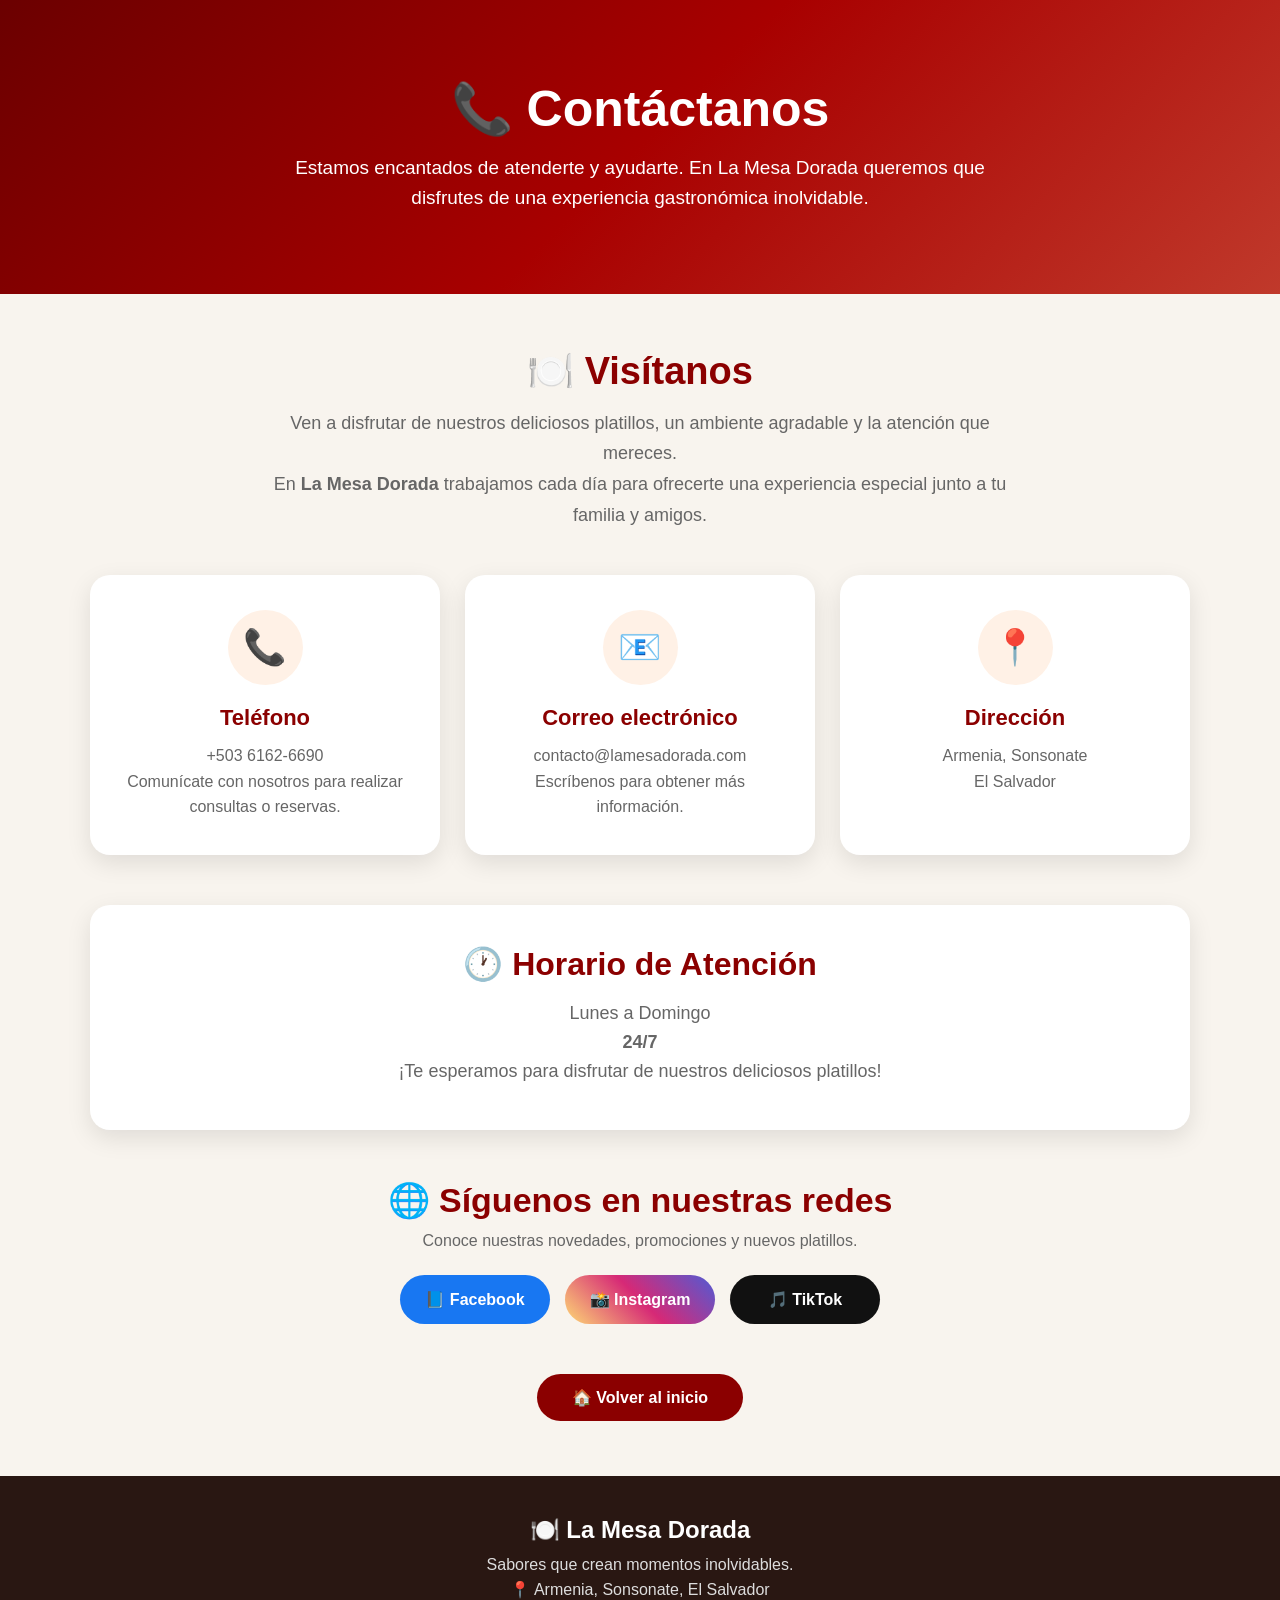
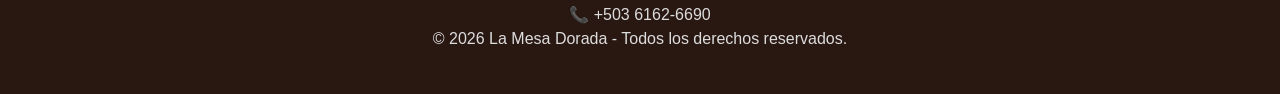
<file: templates/contacto.html>
<!DOCTYPE html>
<html lang="es">

<head>

    <meta charset="UTF-8">
    <meta name="viewport" content="width=device-width, initial-scale=1.0">

    <title>Contacto | La Mesa Dorada</title>

    <style>

        * {
            margin: 0;
            padding: 0;
            box-sizing: border-box;
        }

        body {
            font-family: Arial, Helvetica, sans-serif;
            background: #f8f4ee;
            color: #333;
        }

        /* ENCABEZADO */

        header {
            background: linear-gradient(
                135deg,
                #6b0000,
                #a80000,
                #c0392b
            );

            color: white;
            text-align: center;
            padding: 80px 20px;
        }

        header h1 {
            font-size: 50px;
            margin-bottom: 15px;
        }

        header p {
            font-size: 19px;
            max-width: 750px;
            margin: auto;
            line-height: 1.6;
        }


        /* CONTENEDOR */

        .contenedor {
            width: 90%;
            max-width: 1100px;
            margin: 55px auto;
        }


        /* VISITANOS */

        .visitanos {
            text-align: center;
            margin-bottom: 45px;
        }

        .visitanos h2 {
            color: #8B0000;
            font-size: 38px;
            margin-bottom: 15px;
        }

        .visitanos p {
            max-width: 750px;
            margin: auto;
            color: #666;
            font-size: 18px;
            line-height: 1.7;
        }


        /* TARJETAS */

        .tarjetas {
            display: grid;
            grid-template-columns: repeat(3, 1fr);
            gap: 25px;
            margin-bottom: 50px;
        }

        .tarjeta {
            background: white;
            padding: 35px 25px;
            text-align: center;
            border-radius: 20px;

            box-shadow:
                0 8px 25px rgba(0,0,0,0.10);

            transition: 0.3s;
        }

        .tarjeta:hover {
            transform: translateY(-8px);
        }


        .icono {
            width: 75px;
            height: 75px;

            margin: auto;
            margin-bottom: 20px;

            display: flex;
            justify-content: center;
            align-items: center;

            background: #fff1e6;
            border-radius: 50%;

            font-size: 35px;
        }


        .tarjeta h3 {
            color: #8B0000;
            margin-bottom: 12px;
            font-size: 22px;
        }


        .tarjeta p {
            color: #666;
            line-height: 1.6;
        }


        /* HORARIOS */

        .horarios {
            background: white;
            padding: 40px;

            text-align: center;

            border-radius: 20px;

            box-shadow:
                0 8px 25px rgba(0,0,0,0.10);

            margin-bottom: 50px;
        }

        .horarios h2 {
            color: #8B0000;
            font-size: 32px;
            margin-bottom: 20px;
        }

        .horarios p {
            color: #666;
            font-size: 18px;
            margin: 8px;
        }

        .hora {
            color: #e67e22;
            font-weight: bold;
            font-size: 22px;
        }


        /* REDES SOCIALES */

        .redes {
            text-align: center;
            margin-bottom: 50px;
        }

        .redes h2 {
            color: #8B0000;
            font-size: 34px;
            margin-bottom: 12px;
        }

        .redes p {
            color: #666;
            margin-bottom: 25px;
        }


        .redes-contenedor {
            display: flex;
            justify-content: center;
            flex-wrap: wrap;
            gap: 15px;
        }


        .red-social {
            min-width: 150px;

            padding: 15px 22px;

            border-radius: 30px;

            color: white;

            text-decoration: none;

            font-weight: bold;

            transition: 0.3s;
        }


        .red-social:hover {
            transform: translateY(-5px);

            box-shadow:
                0 8px 18px rgba(0,0,0,0.2);
        }


        /* COLORES REDES */

        .facebook {
            background: #1877F2;
        }

        .instagram {
            background: linear-gradient(
                45deg,
                #feda75,
                #d62976,
                #4f5bd5
            );
        }

        .tiktok {
            background: #111;
        }

        .whatsapp {
            background: #25D366;
        }

        .youtube {
            background: #FF0000;
        }

        .x {
            background: #000;
        }


        /* BOTON INICIO */

        .volver {
            display: block;

            width: fit-content;

            margin: 0 auto 50px;

            padding: 14px 35px;

            background: #8B0000;

            color: white;

            text-decoration: none;

            border-radius: 30px;

            font-weight: bold;

            transition: 0.3s;
        }


        .volver:hover {
            background: #e67e22;

            transform: scale(1.05);
        }


        /* FOOTER */

        footer {
            background: #291712;

            color: white;

            text-align: center;

            padding: 40px 20px;
        }

        footer h2 {
            margin-bottom: 12px;
        }

        footer p {
            color: #ddd;
            margin: 6px;
        }


        /* CELULARES */

        @media (max-width: 800px) {

            header h1 {
                font-size: 38px;
            }

            .tarjetas {
                grid-template-columns: 1fr;
            }

            .visitanos h2 {
                font-size: 30px;
            }

            .red-social {
                width: 90%;
            }

        }

    </style>

</head>


<body>


<!-- ENCABEZADO -->

<header>

    <h1>📞 Contáctanos</h1>

    <p>
        Estamos encantados de atenderte y ayudarte.
        En La Mesa Dorada queremos que disfrutes
        de una experiencia gastronómica inolvidable.
    </p>

</header>



<div class="contenedor">


    <!-- VISITANOS CENTRADO -->

    <section class="visitanos">

        <h2>🍽️ Visítanos</h2>

        <p>

            Ven a disfrutar de nuestros deliciosos platillos,
            un ambiente agradable y la atención que mereces.

            <br>

            En <strong>La Mesa Dorada</strong> trabajamos cada día
            para ofrecerte una experiencia especial junto a tu
            familia y amigos.

        </p>

    </section>



    <!-- INFORMACIÓN -->

    <div class="tarjetas">


        <div class="tarjeta">

            <div class="icono">
                📞
            </div>

            <h3>Teléfono</h3>

            <p>
                +503 6162-6690
            </p>

            <p>
                Comunícate con nosotros
                para realizar consultas o reservas.
            </p>

        </div>



        <div class="tarjeta">

            <div class="icono">
                📧
            </div>

            <h3>Correo electrónico</h3>

            <p>
                contacto@lamesadorada.com
            </p>

            <p>
                Escríbenos para obtener
                más información.
            </p>

        </div>



        <div class="tarjeta">

            <div class="icono">
                📍
            </div>

            <h3>Dirección</h3>

            <p>
                Armenia, Sonsonate
            </p>

            <p>
                El Salvador
            </p>

        </div>

    </div>



    <!-- HORARIOS -->

    <section class="horarios">

        <h2>🕐 Horario de Atención</h2>

        <p>
            Lunes a Domingo
        </p>

        <p class="hora">
            24/7
        </p>

        <p>
            ¡Te esperamos para disfrutar
            de nuestros deliciosos platillos!
        </p>

    </section>



    <!-- REDES -->

    <section class="redes">

        <h2>🌐 Síguenos en nuestras redes</h2>

        <p>
            Conoce nuestras novedades, promociones
            y nuevos platillos.
        </p>


        <div class="redes-contenedor">


            <a href="https://www.facebook.com/omar.hernandezperez.718"
               class="red-social facebook">

                📘 Facebook

            </a>


            <a href="https://www.instagram.com/omar_h_787/"
               class="red-social instagram">

                📸 Instagram

            </a>


            <a href="https://www.tiktok.com/@omar___11_"
               class="red-social tiktok">

                🎵 TikTok

            </a>


          


        


           

        </div>

    </section>



    <!-- VOLVER -->

    <a href="/" class="volver">

        🏠 Volver al inicio

    </a>


</div>



<!-- FOOTER -->

<footer>

    <h2>🍽️ La Mesa Dorada</h2>

    <p>
        Sabores que crean momentos inolvidables.
    </p>

    <p>
        📍 Armenia, Sonsonate, El Salvador
    </p>

    <p>
        📞 +503 6162-6690
    </p>

    <p>
        © 2026 La Mesa Dorada - Todos los derechos reservados.
    </p>

</footer>


</body>

</html>
</file>
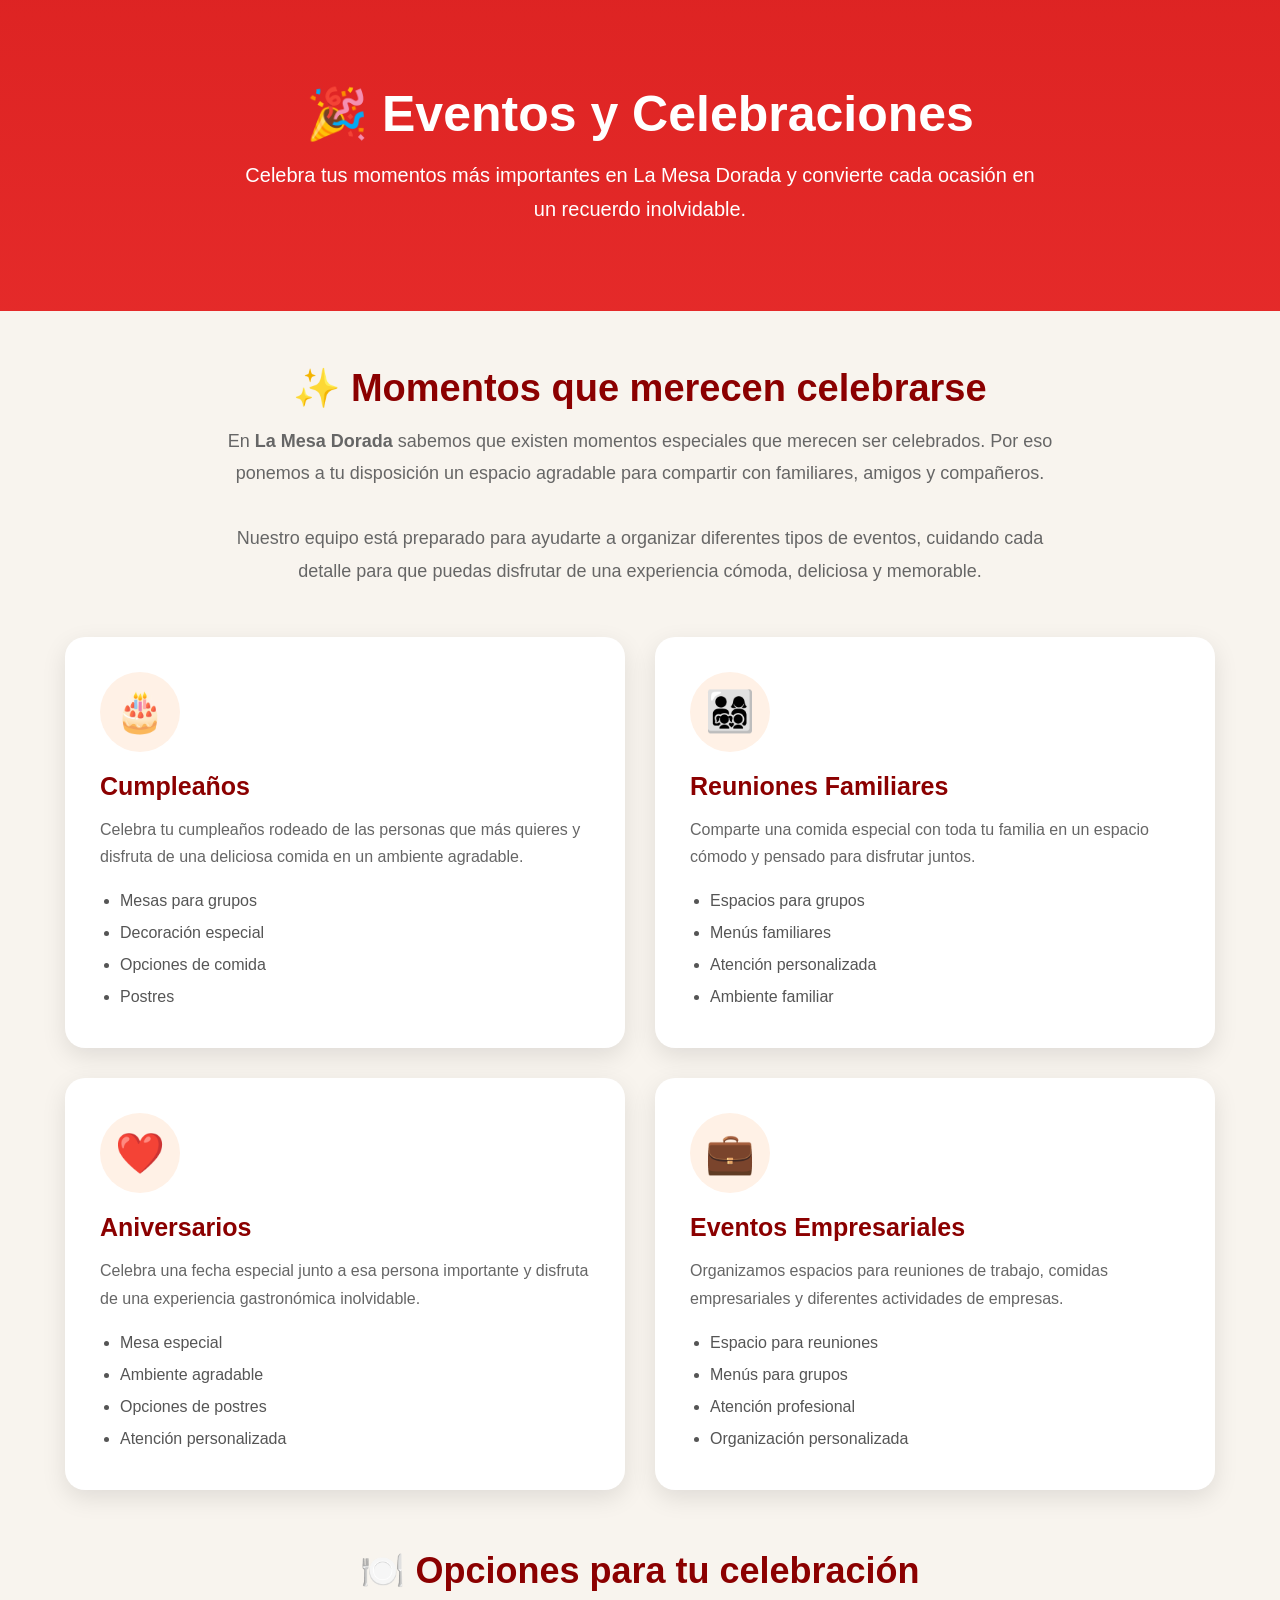
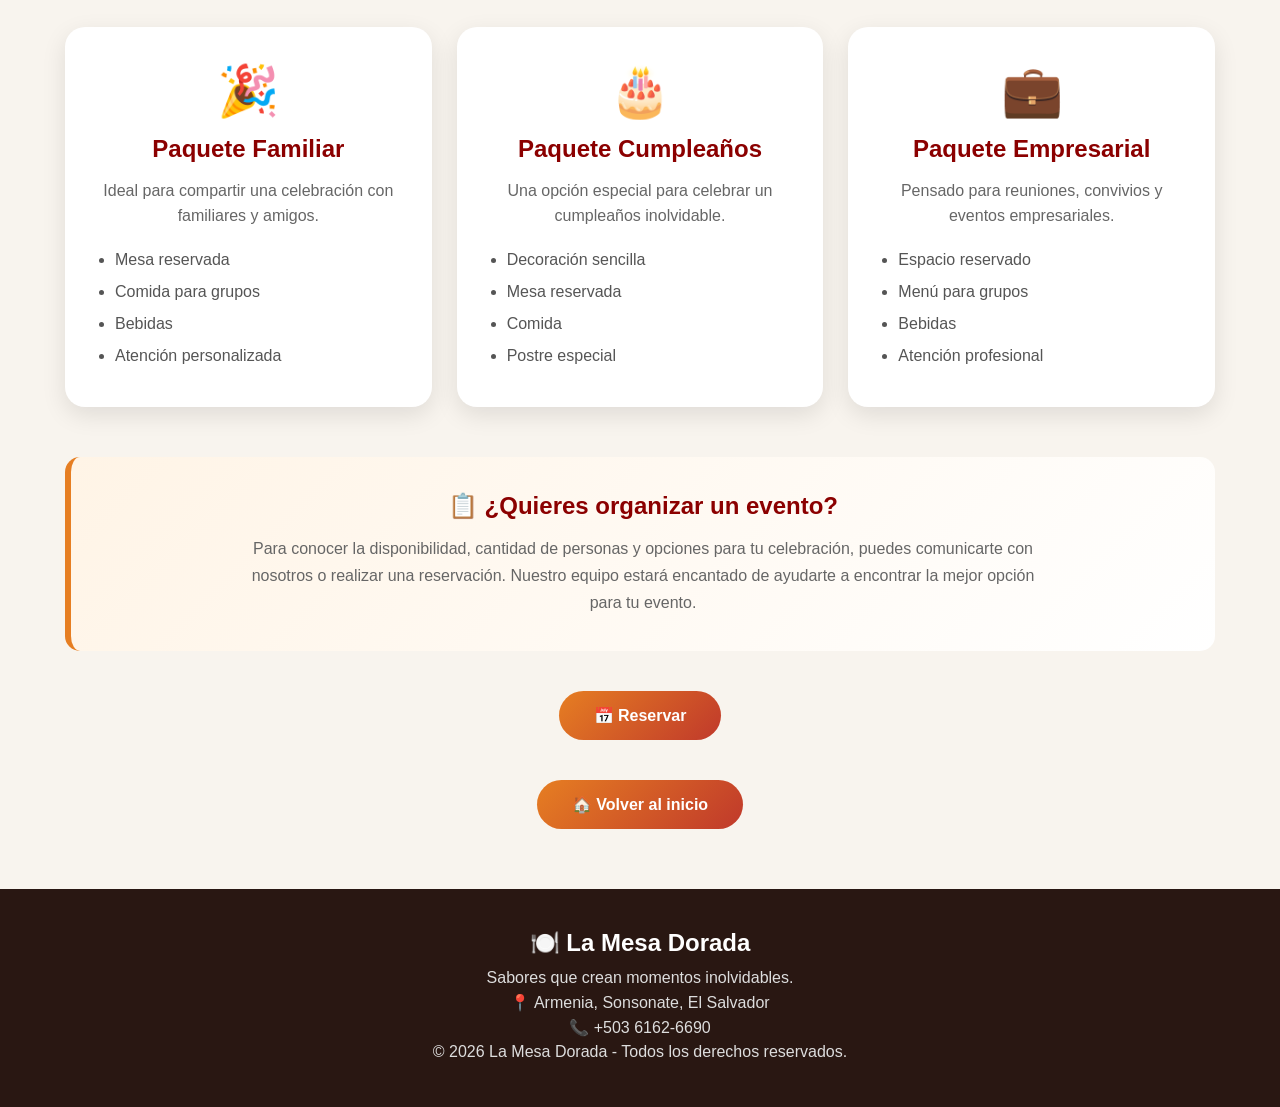
<file: templates/eventos.html>
<!DOCTYPE html>
<html lang="es">

<head>

    <meta charset="UTF-8">
    <meta name="viewport" content="width=device-width, initial-scale=1.0">

    <title>Eventos | La Mesa Dorada</title>

    <style>

        * {
            margin: 0;
            padding: 0;
            box-sizing: border-box;
        }

        body {
            font-family: Arial, Helvetica, sans-serif;
            background: #f8f4ee;
            color: #333;
        }

        /* ===== ENCABEZADO ===== */

        header {
            background:
                linear-gradient(
                    rgba(219, 15, 15, 0.911),
                    rgba(226, 14, 14, 0.877)
                );

            color: white;
            text-align: center;
            padding: 85px 20px;
        }

        header h1 {
            font-size: 50px;
            margin-bottom: 15px;
        }

        header p {
            max-width: 800px;
            margin: auto;
            font-size: 20px;
            line-height: 1.7;
        }


        /* ===== CONTENEDOR ===== */

        .contenedor {
            width: 90%;
            max-width: 1150px;
            margin: 55px auto;
        }


        /* ===== INTRODUCCIÓN ===== */

        .introduccion {
            text-align: center;
            margin-bottom: 50px;
        }

        .introduccion h2 {
            color: #8B0000;
            font-size: 38px;
            margin-bottom: 15px;
        }

        .introduccion p {
            max-width: 850px;
            margin: auto;
            color: #666;
            font-size: 18px;
            line-height: 1.8;
        }


        /* ===== EVENTOS ===== */

        .eventos {
            display: grid;
            grid-template-columns: repeat(2, 1fr);
            gap: 30px;
        }


        .evento {
            background: white;
            border-radius: 20px;
            padding: 35px;

            box-shadow:
                0 8px 25px rgba(0,0,0,0.10);

            transition: 0.3s;
        }

        .evento:hover {
            transform: translateY(-8px);

            box-shadow:
                0 15px 30px rgba(0,0,0,0.15);
        }


        .icono {
            width: 80px;
            height: 80px;

            display: flex;
            align-items: center;
            justify-content: center;

            margin-bottom: 20px;

            background: #fff1e6;

            border-radius: 50%;

            font-size: 40px;
        }


        .evento h3 {
            color: #8B0000;
            font-size: 25px;
            margin-bottom: 15px;
        }


        .evento p {
            color: #666;
            line-height: 1.7;
            margin-bottom: 15px;
        }


        .evento ul {
            color: #555;
            line-height: 2;
            padding-left: 20px;
        }


        /* ===== PAQUETES ===== */

        .paquetes {
            margin-top: 60px;
        }

        .paquetes h2 {
            text-align: center;
            color: #8B0000;
            font-size: 36px;
            margin-bottom: 35px;
        }


        .paquetes-contenedor {
            display: grid;
            grid-template-columns: repeat(3, 1fr);
            gap: 25px;
        }


        .paquete {
            background: white;
            text-align: center;

            padding: 35px 25px;

            border-radius: 20px;

            box-shadow:
                0 8px 25px rgba(0,0,0,0.10);

            transition: 0.3s;
        }


        .paquete:hover {
            transform: translateY(-8px);
        }


        .paquete h3 {
            color: #8B0000;
            font-size: 24px;
            margin-bottom: 15px;
        }


        .paquete .emoji {
            font-size: 50px;
            margin-bottom: 15px;
        }


        .paquete p {
            color: #666;
            line-height: 1.6;
            margin-bottom: 15px;
        }


        .paquete ul {
            text-align: left;
            padding-left: 25px;
            color: #555;
            line-height: 2;
        }


        /* ===== IMPORTANTE ===== */

        .informacion {
            margin-top: 50px;

            background:
                linear-gradient(
                    135deg,
                    #fff4e6,
                    #ffffff
                );

            border-left: 6px solid #e67e22;

            padding: 35px;

            border-radius: 15px;

            text-align: center;
        }


        .informacion h2 {
            color: #8B0000;
            margin-bottom: 15px;
        }


        .informacion p {
            color: #666;
            line-height: 1.7;
            max-width: 800px;
            margin: auto;
        }


        /* ===== BOTÓN ===== */

        .boton {
            display: block;
            width: fit-content;

            margin: 40px auto;

            padding: 15px 35px;

            background:
                linear-gradient(
                    135deg,
                    #e67e22,
                    #c0392b
                );

            color: white;

            text-decoration: none;

            border-radius: 30px;

            font-weight: bold;

            transition: 0.3s;
        }


        .boton:hover {
            transform: scale(1.05);

            box-shadow:
                0 8px 20px rgba(192,57,43,0.3);
        }


        /* ===== FOOTER ===== */

        footer {
            background: #291712;

            color: white;

            text-align: center;

            padding: 40px 20px;

            margin-top: 60px;
        }


        footer h2 {
            margin-bottom: 12px;
        }


        footer p {
            color: #ddd;
            margin: 6px;
        }


        /* ===== CELULAR ===== */

        @media (max-width: 800px) {

            header h1 {
                font-size: 38px;
            }

            .eventos {
                grid-template-columns: 1fr;
            }

            .paquetes-contenedor {
                grid-template-columns: 1fr;
            }

        }

    </style>

</head>


<body>


<!-- ===== ENCABEZADO ===== -->

<header>

    <h1>🎉 Eventos y Celebraciones</h1>

    <p>
        Celebra tus momentos más importantes en
        La Mesa Dorada y convierte cada ocasión
        en un recuerdo inolvidable.
    </p>

</header>



<div class="contenedor">


    <!-- ===== INTRODUCCIÓN ===== -->

    <section class="introduccion">

        <h2>✨ Momentos que merecen celebrarse</h2>

        <p>

            En <strong>La Mesa Dorada</strong> sabemos que existen
            momentos especiales que merecen ser celebrados.
            Por eso ponemos a tu disposición un espacio agradable
            para compartir con familiares, amigos y compañeros.

            <br><br>

            Nuestro equipo está preparado para ayudarte a organizar
            diferentes tipos de eventos, cuidando cada detalle para
            que puedas disfrutar de una experiencia cómoda,
            deliciosa y memorable.

        </p>

    </section>



    <!-- ===== TIPOS DE EVENTOS ===== -->

    <section class="eventos">


        <!-- CUMPLEAÑOS -->

        <div class="evento">

            <div class="icono">
                🎂
            </div>

            <h3>Cumpleaños</h3>

            <p>
                Celebra tu cumpleaños rodeado de las personas
                que más quieres y disfruta de una deliciosa
                comida en un ambiente agradable.
            </p>

            <ul>
                <li>Mesas para grupos</li>
                <li>Decoración especial</li>
                <li>Opciones de comida</li>
                <li>Postres</li>
            </ul>

        </div>



        <!-- REUNIONES FAMILIARES -->

        <div class="evento">

            <div class="icono">
                👨‍👩‍👧‍👦
            </div>

            <h3>Reuniones Familiares</h3>

            <p>
                Comparte una comida especial con toda tu familia
                en un espacio cómodo y pensado para disfrutar
                juntos.
            </p>

            <ul>
                <li>Espacios para grupos</li>
                <li>Menús familiares</li>
                <li>Atención personalizada</li>
                <li>Ambiente familiar</li>
            </ul>

        </div>



        <!-- ANIVERSARIOS -->

        <div class="evento">

            <div class="icono">
                ❤️
            </div>

            <h3>Aniversarios</h3>

            <p>
                Celebra una fecha especial junto a esa persona
                importante y disfruta de una experiencia
                gastronómica inolvidable.
            </p>

            <ul>
                <li>Mesa especial</li>
                <li>Ambiente agradable</li>
                <li>Opciones de postres</li>
                <li>Atención personalizada</li>
            </ul>

        </div>



        <!-- EVENTOS EMPRESARIALES -->

        <div class="evento">

            <div class="icono">
                💼
            </div>

            <h3>Eventos Empresariales</h3>

            <p>
                Organizamos espacios para reuniones de trabajo,
                comidas empresariales y diferentes actividades
                de empresas.
            </p>

            <ul>
                <li>Espacio para reuniones</li>
                <li>Menús para grupos</li>
                <li>Atención profesional</li>
                <li>Organización personalizada</li>
            </ul>

        </div>


    </section>



    <!-- ===== PAQUETES ===== -->

    <section class="paquetes">

        <h2>🍽️ Opciones para tu celebración</h2>


        <div class="paquetes-contenedor">


            <!-- PAQUETE 1 -->

            <div class="paquete">

                <div class="emoji">
                    🎉
                </div>

                <h3>Paquete Familiar</h3>

                <p>
                    Ideal para compartir una celebración
                    con familiares y amigos.
                </p>

                <ul>

                    <li>Mesa reservada</li>

                    <li>Comida para grupos</li>

                    <li>Bebidas</li>

                    <li>Atención personalizada</li>

                </ul>

            </div>



            <!-- PAQUETE 2 -->

            <div class="paquete">

                <div class="emoji">
                    🎂
                </div>

                <h3>Paquete Cumpleaños</h3>

                <p>
                    Una opción especial para celebrar
                    un cumpleaños inolvidable.
                </p>

                <ul>

                    <li>Decoración sencilla</li>

                    <li>Mesa reservada</li>

                    <li>Comida</li>

                    <li>Postre especial</li>

                </ul>

            </div>



            <!-- PAQUETE 3 -->

            <div class="paquete">

                <div class="emoji">
                    💼
                </div>

                <h3>Paquete Empresarial</h3>

                <p>
                    Pensado para reuniones, convivios
                    y eventos empresariales.
                </p>

                <ul>

                    <li>Espacio reservado</li>

                    <li>Menú para grupos</li>

                    <li>Bebidas</li>

                    <li>Atención profesional</li>

                </ul>

            </div>


        </div>

    </section>



    <!-- ===== INFORMACIÓN ===== -->

    <section class="informacion">

        <h2>📋 ¿Quieres organizar un evento?</h2>

        <p>

            Para conocer la disponibilidad, cantidad de personas
            y opciones para tu celebración, puedes comunicarte
            con nosotros o realizar una reservación.

            Nuestro equipo estará encantado de ayudarte a
            encontrar la mejor opción para tu evento.

        </p>

    </section>



    <!-- ===== BOTÓN RESERVAR ===== -->

    <a href="/#Reservaciones" class="boton">
                📅 Reservar
                </a>



    <!-- ===== BOTÓN INICIO ===== -->

    <a href="/" class="boton">

        🏠 Volver al inicio

    </a>


</div>



<!-- ===== FOOTER ===== -->

<footer>

    <h2>🍽️ La Mesa Dorada</h2>

    <p>
        Sabores que crean momentos inolvidables.
    </p>

    <p>
        📍 Armenia, Sonsonate, El Salvador
    </p>

    <p>
        📞 +503 6162-6690
    </p>

    <p>
        © 2026 La Mesa Dorada - Todos los derechos reservados.
    </p>

</footer>


</body>

</html>
</file>
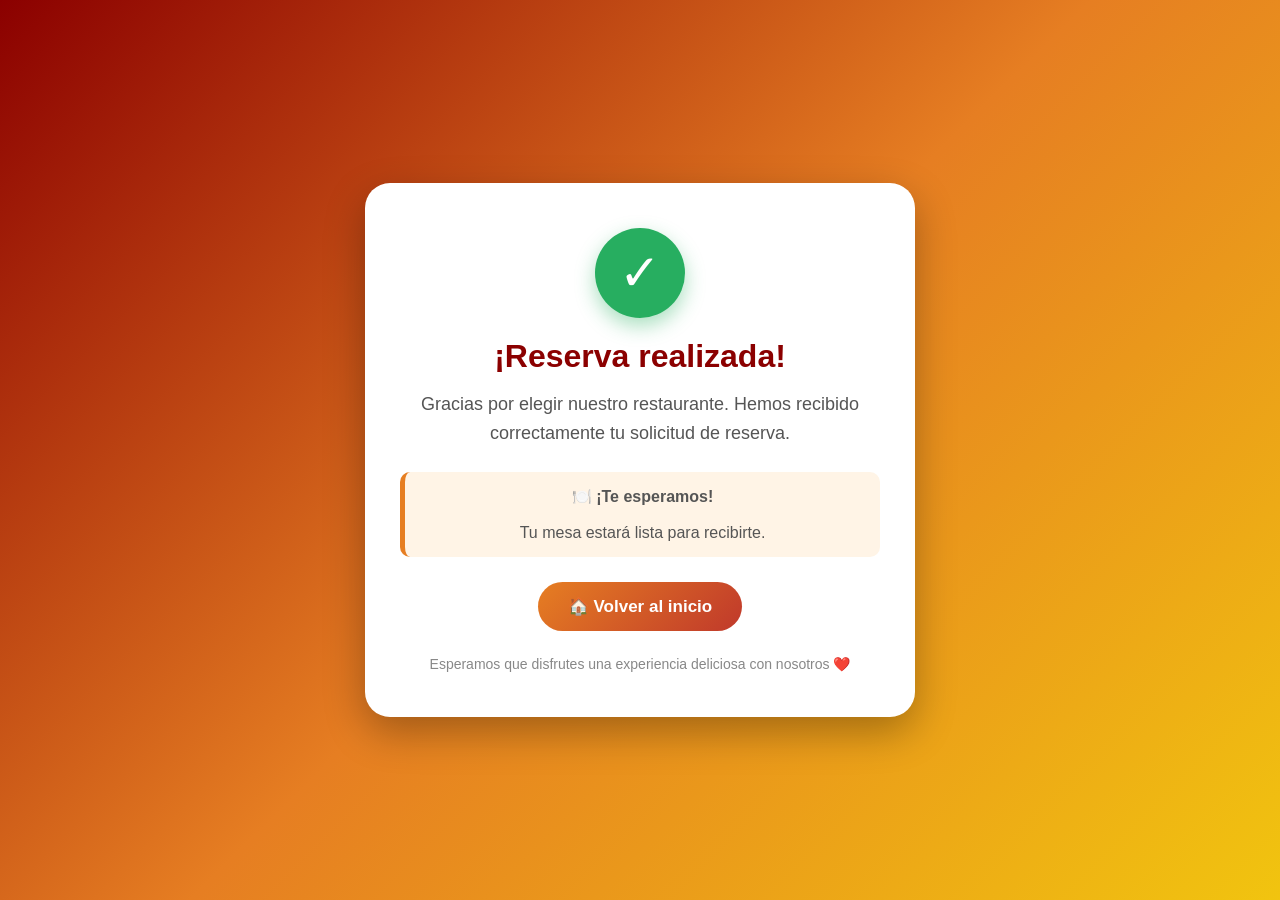
<file: templates/gracias.html>
<!DOCTYPE html>
<html lang="es">
<head>
    <meta charset="UTF-8">
    <meta name="viewport" content="width=device-width, initial-scale=1.0">
    <title>Reserva confirmada</title>

    <style>
        * {
            margin: 0;
            padding: 0;
            box-sizing: border-box;
        }

        body {
            font-family: Arial, sans-serif;
            min-height: 100vh;
            display: flex;
            justify-content: center;
            align-items: center;
            background: linear-gradient(135deg, #8b0000, #e67e22, #f1c40f);
        }

        .contenedor {
            width: 90%;
            max-width: 550px;
            background: white;
            padding: 45px 35px;
            border-radius: 25px;
            text-align: center;
            box-shadow: 0 15px 40px rgba(0, 0, 0, 0.3);
            animation: aparecer 0.8s ease;
        }

        .icono {
            width: 90px;
            height: 90px;
            margin: 0 auto 20px;
            border-radius: 50%;
            background: #27ae60;
            color: white;
            display: flex;
            justify-content: center;
            align-items: center;
            font-size: 50px;
            box-shadow: 0 8px 20px rgba(39, 174, 96, 0.4);
        }

        h1 {
            color: #8b0000;
            font-size: 32px;
            margin-bottom: 15px;
        }

        .mensaje {
            color: #555;
            font-size: 18px;
            line-height: 1.6;
            margin-bottom: 25px;
        }

        .detalle {
            background: #fff4e6;
            border-left: 5px solid #e67e22;
            padding: 15px;
            margin-bottom: 25px;
            border-radius: 10px;
            color: #555;
        }

        .boton {
            display: inline-block;
            text-decoration: none;
            background: linear-gradient(135deg, #e67e22, #c0392b);
            color: white;
            padding: 14px 30px;
            border-radius: 30px;
            font-size: 17px;
            font-weight: bold;
            transition: 0.3s;
        }

        .boton:hover {
            transform: scale(1.05);
            box-shadow: 0 8px 20px rgba(192, 57, 43, 0.4);
        }

        .despedida {
            margin-top: 25px;
            color: #888;
            font-size: 14px;
        }

        @keyframes aparecer {
            from {
                opacity: 0;
                transform: translateY(30px);
            }

            to {
                opacity: 1;
                transform: translateY(0);
            }
        }
    </style>
</head>

<body>

    <div class="contenedor">

        <div class="icono">
            ✓
        </div>

        <h1>¡Reserva realizada!</h1>

        <p class="mensaje">
            Gracias por elegir nuestro restaurante.
            Hemos recibido correctamente tu solicitud de reserva.
        </p>

        <div class="detalle">
            <strong>🍽️ ¡Te esperamos!</strong>
            <br><br>
            Tu mesa estará lista para recibirte.
        </div>

        <a href="/" class="boton">
            🏠 Volver al inicio
        </a>

        <p class="despedida">
            Esperamos que disfrutes una experiencia deliciosa con nosotros ❤️
        </p>

    </div>

</body>
</html>
</file>
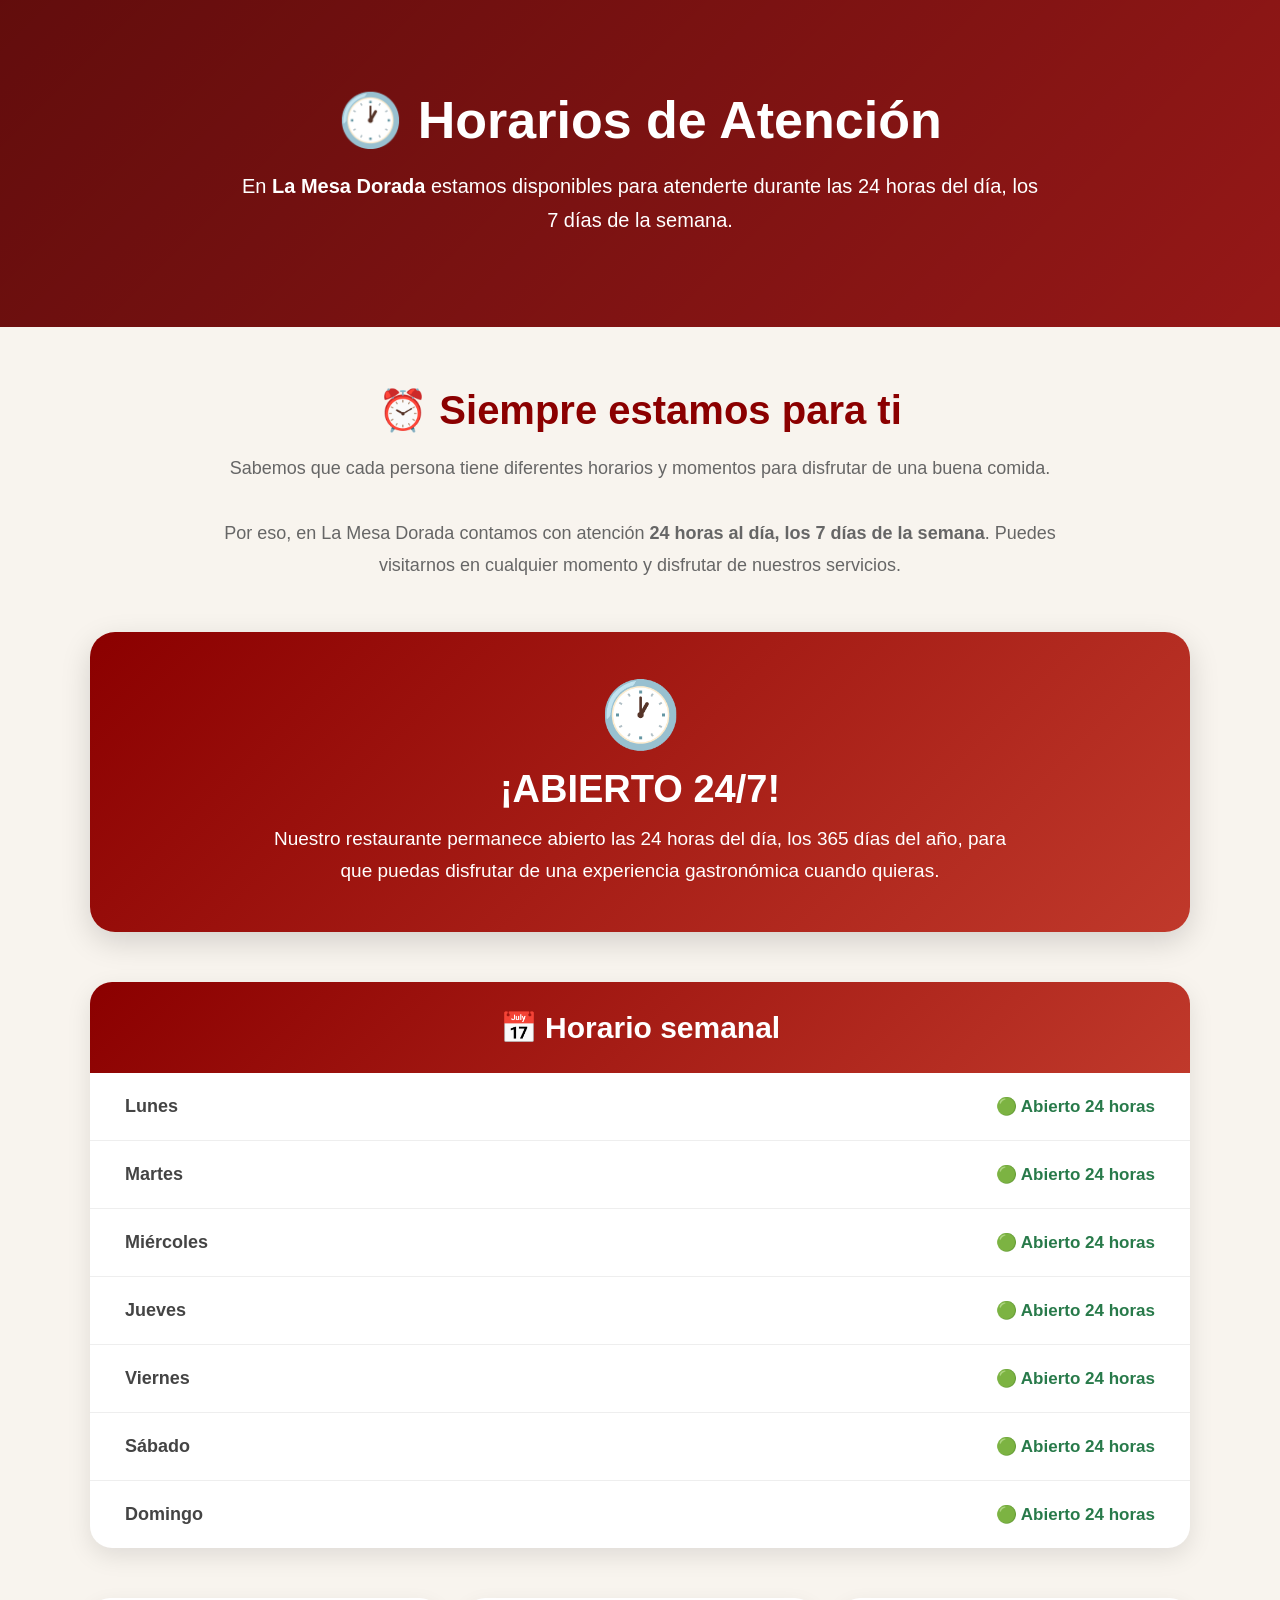
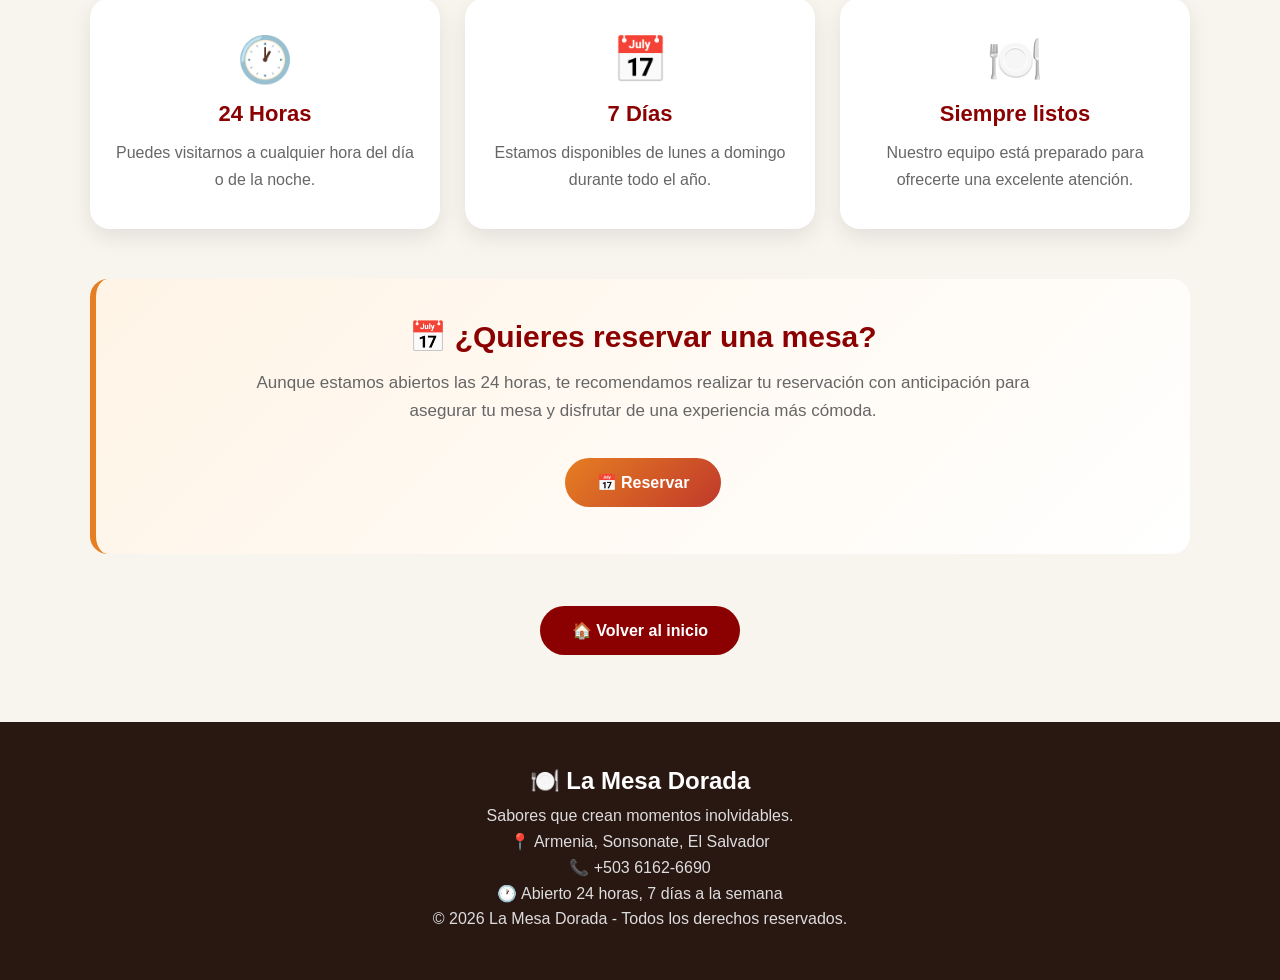
<file: templates/horarios.html>
<!DOCTYPE html>
<html lang="es">

<head>

    <meta charset="UTF-8">
    <meta name="viewport" content="width=device-width, initial-scale=1.0">

    <title>Horarios | La Mesa Dorada</title>

    <style>

        * {
            margin: 0;
            padding: 0;
            box-sizing: border-box;
        }

        html {
            scroll-behavior: smooth;
        }

        body {
            font-family: Arial, Helvetica, sans-serif;
            background: #f8f4ee;
            color: #333;
        }


        /* =========================
           ENCABEZADO
        ========================= */

        header {

            background:
                linear-gradient(
                    135deg,
                    rgba(90, 0, 0, 0.95),
                    rgba(139, 0, 0, 0.90)
                );

            color: white;

            text-align: center;

            padding: 90px 20px;

        }


        header h1 {

            font-size: 52px;

            margin-bottom: 18px;

        }


        header p {

            max-width: 800px;

            margin: auto;

            font-size: 20px;

            line-height: 1.7;

        }


        /* =========================
           CONTENEDOR
        ========================= */

        .contenedor {

            width: 90%;

            max-width: 1100px;

            margin: 60px auto;

        }


        /* =========================
           INTRODUCCIÓN
        ========================= */

        .introduccion {

            text-align: center;

            margin-bottom: 50px;

        }


        .introduccion h2 {

            color: #8B0000;

            font-size: 40px;

            margin-bottom: 18px;

        }


        .introduccion p {

            max-width: 850px;

            margin: auto;

            color: #666;

            font-size: 18px;

            line-height: 1.8;

        }


        /* =========================
           TARJETA 24/7
        ========================= */

        .tarjeta-247 {

            background:
                linear-gradient(
                    135deg,
                    #8B0000,
                    #c0392b
                );

            color: white;

            text-align: center;

            padding: 45px 25px;

            border-radius: 25px;

            margin-bottom: 50px;

            box-shadow:
                0 10px 30px rgba(0,0,0,0.15);

        }


        .tarjeta-247 .reloj {

            font-size: 65px;

            margin-bottom: 15px;

        }


        .tarjeta-247 h2 {

            font-size: 38px;

            margin-bottom: 12px;

        }


        .tarjeta-247 p {

            font-size: 19px;

            line-height: 1.7;

            max-width: 750px;

            margin: auto;

        }


        /* =========================
           HORARIOS
        ========================= */

        .horarios {

            background: white;

            border-radius: 22px;

            overflow: hidden;

            box-shadow:
                0 8px 25px rgba(0,0,0,0.10);

            margin-bottom: 50px;

        }


        .titulo-horario {

            background:
                linear-gradient(
                    135deg,
                    #8B0000,
                    #c0392b
                );

            color: white;

            text-align: center;

            padding: 28px;

        }


        .titulo-horario h2 {

            font-size: 30px;

        }


        .dia {

            display: flex;

            justify-content: space-between;

            align-items: center;

            padding: 23px 35px;

            border-bottom: 1px solid #eee;

            transition: 0.3s;

        }


        .dia:last-child {

            border-bottom: none;

        }


        .dia:hover {

            background: #fff8f0;

        }


        .nombre-dia {

            font-size: 18px;

            font-weight: bold;

            color: #444;

        }


        .hora {

            font-size: 17px;

            font-weight: bold;

            color: #287a4a;

        }


        /* =========================
           INFORMACIÓN
        ========================= */

        .informacion {

            display: grid;

            grid-template-columns:
                repeat(3, 1fr);

            gap: 25px;

            margin-bottom: 50px;

        }


        .tarjeta {

            background: white;

            text-align: center;

            padding: 35px 25px;

            border-radius: 20px;

            box-shadow:
                0 8px 22px rgba(0,0,0,0.09);

            transition: 0.3s;

        }


        .tarjeta:hover {

            transform: translateY(-8px);

        }


        .icono {

            font-size: 45px;

            margin-bottom: 15px;

        }


        .tarjeta h3 {

            color: #8B0000;

            font-size: 22px;

            margin-bottom: 12px;

        }


        .tarjeta p {

            color: #666;

            line-height: 1.7;

        }


        /* =========================
           RESERVACIONES
        ========================= */

        .reserva {

            background:

                linear-gradient(
                    135deg,
                    #fff4e6,
                    #ffffff
                );

            border-left:

                6px solid #e67e22;

            padding: 40px;

            text-align: center;

            border-radius: 18px;

            margin-bottom: 45px;

        }


        .reserva h2 {

            color: #8B0000;

            font-size: 30px;

            margin-bottom: 15px;

        }


        .reserva p {

            max-width: 800px;

            margin: auto;

            color: #666;

            font-size: 17px;

            line-height: 1.7;

            margin-bottom: 25px;

        }


        /* =========================
           BOTONES
        ========================= */

        .boton {

            display: inline-block;

            padding: 15px 32px;

            margin: 7px;

            background:

                linear-gradient(
                    135deg,
                    #e67e22,
                    #c0392b
                );

            color: white;

            text-decoration: none;

            border-radius: 30px;

            font-weight: bold;

            transition: 0.3s;

        }


        .boton:hover {

            transform: translateY(-4px);

            box-shadow:
                0 8px 20px
                rgba(192,57,43,0.30);

        }


        .inicio {

            background: #8B0000;

        }


        .inicio:hover {

            background: #e67e22;

        }


        /* =========================
           FOOTER
        ========================= */

        footer {

            background: #291712;

            color: white;

            text-align: center;

            padding: 45px 20px;

            margin-top: 60px;

        }


        footer h2 {

            margin-bottom: 12px;

        }


        footer p {

            color: #ddd;

            margin: 7px;

        }


        /* =========================
           RESPONSIVE
        ========================= */

        @media (max-width: 800px) {

            header h1 {

                font-size: 38px;

            }


            header p {

                font-size: 17px;

            }


            .introduccion h2 {

                font-size: 30px;

            }


            .informacion {

                grid-template-columns: 1fr;

            }


            .dia {

                padding: 20px;

            }


            .nombre-dia {

                font-size: 16px;

            }


            .hora {

                font-size: 15px;

            }


            .tarjeta-247 h2 {

                font-size: 30px;

            }

        }

    </style>

</head>


<body>


<!-- =========================
     ENCABEZADO
========================= -->

<header>

    <h1>🕐 Horarios de Atención</h1>

    <p>

        En <strong>La Mesa Dorada</strong> estamos disponibles
        para atenderte durante las 24 horas del día,
        los 7 días de la semana.

    </p>

</header>



<div class="contenedor">


    <!-- =========================
         INTRODUCCIÓN
    ========================= -->

    <section class="introduccion">

        <h2>
            ⏰ Siempre estamos para ti
        </h2>

        <p>

            Sabemos que cada persona tiene diferentes
            horarios y momentos para disfrutar de una
            buena comida.

            <br><br>

            Por eso, en La Mesa Dorada contamos con
            atención <strong>24 horas al día,
            los 7 días de la semana</strong>.

            Puedes visitarnos en cualquier momento
            y disfrutar de nuestros servicios.

        </p>

    </section>



    <!-- =========================
         24/7
    ========================= -->

    <section class="tarjeta-247">

        <div class="reloj">
            🕐
        </div>

        <h2>
            ¡ABIERTO 24/7!
        </h2>

        <p>

            Nuestro restaurante permanece abierto
            las 24 horas del día, los 365 días del año,
            para que puedas disfrutar de una experiencia
            gastronómica cuando quieras.

        </p>

    </section>



    <!-- =========================
         HORARIOS POR DÍA
    ========================= -->

    <section class="horarios">


        <div class="titulo-horario">

            <h2>
                📅 Horario semanal
            </h2>

        </div>


        <div class="dia">

            <span class="nombre-dia">
                Lunes
            </span>

            <span class="hora">
                🟢 Abierto 24 horas
            </span>

        </div>


        <div class="dia">

            <span class="nombre-dia">
                Martes
            </span>

            <span class="hora">
                🟢 Abierto 24 horas
            </span>

        </div>


        <div class="dia">

            <span class="nombre-dia">
                Miércoles
            </span>

            <span class="hora">
                🟢 Abierto 24 horas
            </span>

        </div>


        <div class="dia">

            <span class="nombre-dia">
                Jueves
            </span>

            <span class="hora">
                🟢 Abierto 24 horas
            </span>

        </div>


        <div class="dia">

            <span class="nombre-dia">
                Viernes
            </span>

            <span class="hora">
                🟢 Abierto 24 horas
            </span>

        </div>


        <div class="dia">

            <span class="nombre-dia">
                Sábado
            </span>

            <span class="hora">
                🟢 Abierto 24 horas
            </span>

        </div>


        <div class="dia">

            <span class="nombre-dia">
                Domingo
            </span>

            <span class="hora">
                🟢 Abierto 24 horas
            </span>

        </div>


    </section>



    <!-- =========================
         INFORMACIÓN
    ========================= -->

    <section class="informacion">


        <div class="tarjeta">

            <div class="icono">
                🕐
            </div>

            <h3>
                24 Horas
            </h3>

            <p>

                Puedes visitarnos a cualquier
                hora del día o de la noche.

            </p>

        </div>



        <div class="tarjeta">

            <div class="icono">
                📅
            </div>

            <h3>
                7 Días
            </h3>

            <p>

                Estamos disponibles de lunes
                a domingo durante todo el año.

            </p>

        </div>



        <div class="tarjeta">

            <div class="icono">
                🍽️
            </div>

            <h3>
                Siempre listos
            </h3>

            <p>

                Nuestro equipo está preparado
                para ofrecerte una excelente atención.

            </p>

        </div>


    </section>



    <!-- =========================
         RESERVACIÓN
    ========================= -->

    <section class="reserva">

        <h2>
            📅 ¿Quieres reservar una mesa?
        </h2>

        <p>

            Aunque estamos abiertos las 24 horas,
            te recomendamos realizar tu reservación
            con anticipación para asegurar tu mesa
            y disfrutar de una experiencia más cómoda.

        </p>


        <a href="/#Reservaciones" class="boton">
                📅 Reservar
                </a>
                

    </section>



    <!-- =========================
         VOLVER
    ========================= -->

    <div style="text-align:center;">

        <a
            href="/"
            class="boton inicio">

            🏠 Volver al inicio

        </a>

    </div>


</div>



<!-- =========================
     FOOTER
========================= -->

<footer>

    <h2>
        🍽️ La Mesa Dorada
    </h2>

    <p>
        Sabores que crean momentos inolvidables.
    </p>

    <p>
        📍 Armenia, Sonsonate, El Salvador
    </p>

    <p>
        📞 +503 6162-6690
    </p>

    <p>
        🕐 Abierto 24 horas, 7 días a la semana
    </p>

    <p>
        © 2026 La Mesa Dorada - Todos los derechos reservados.
    </p>

</footer>


</body>

</html>
</file>
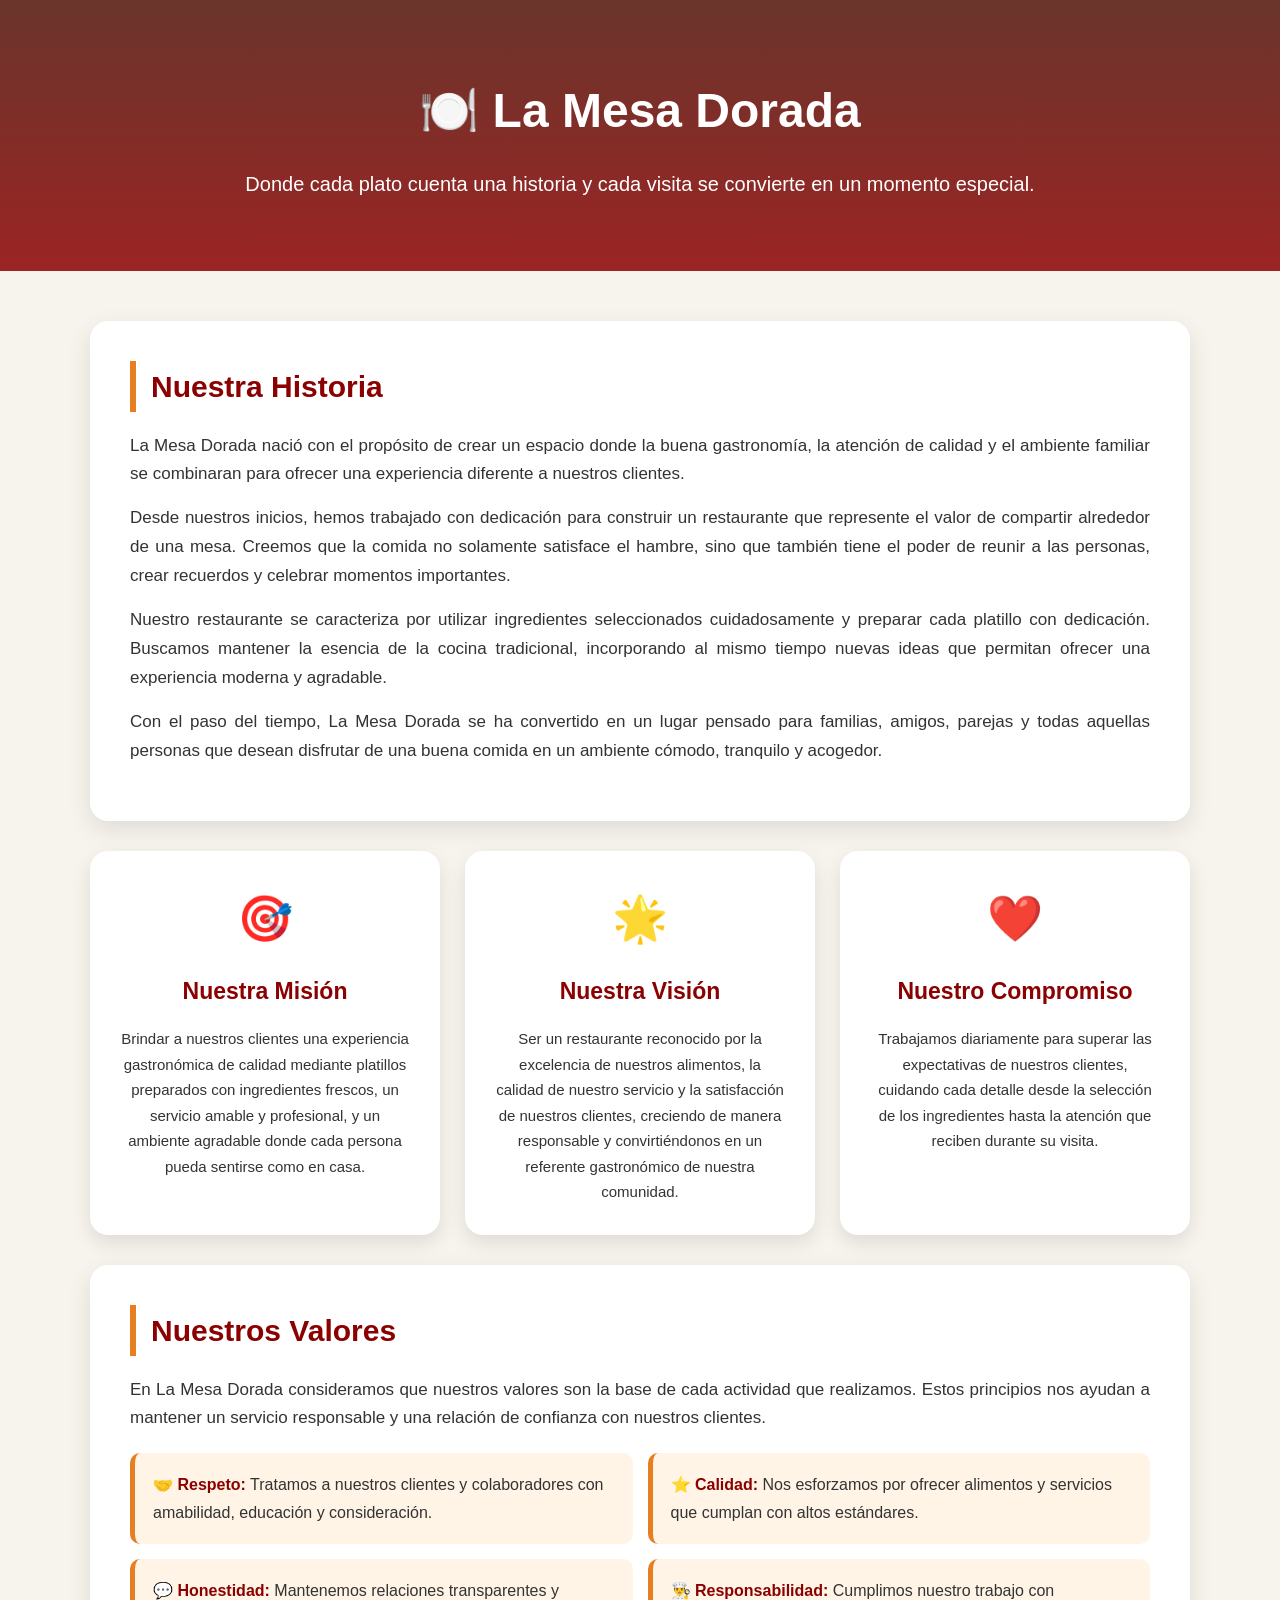
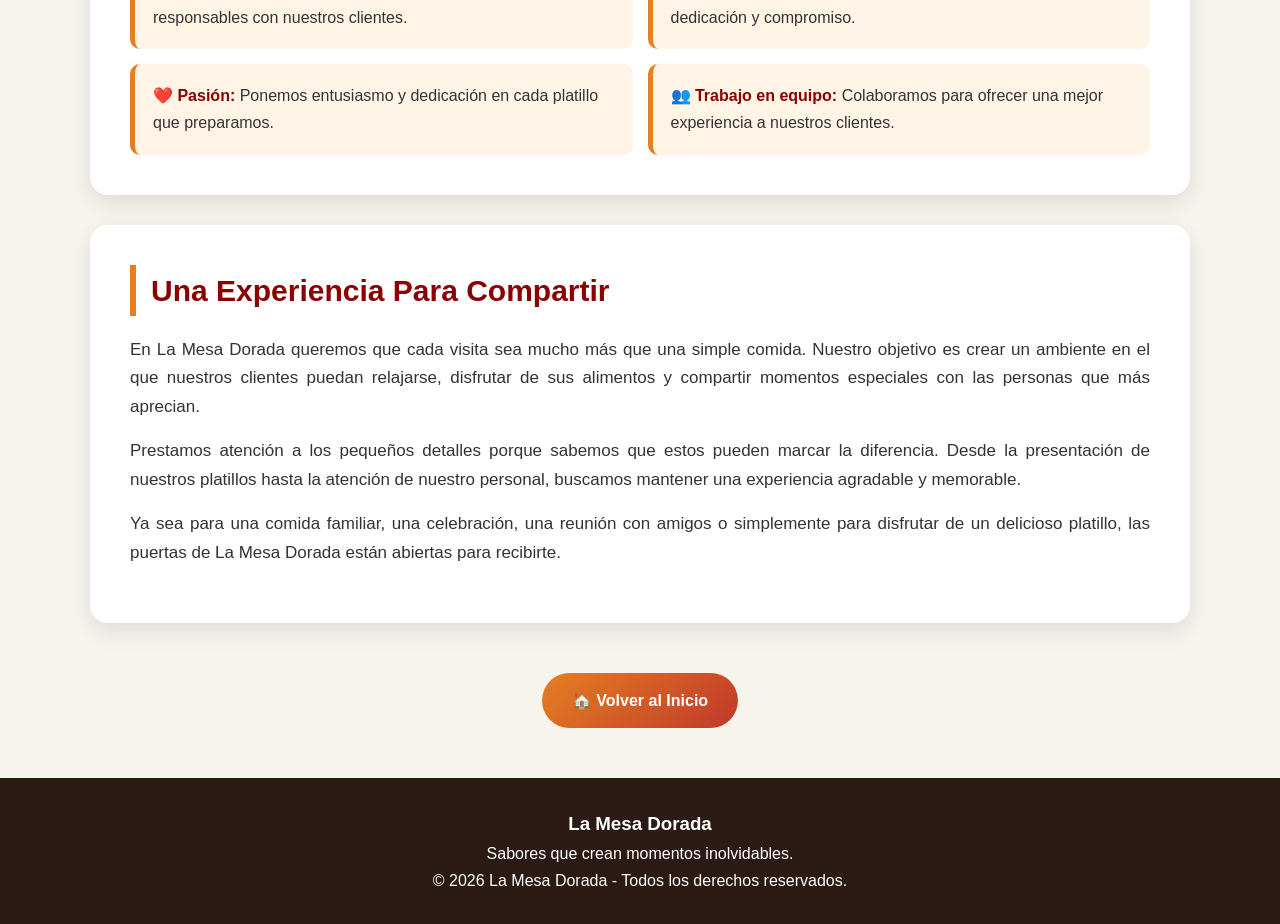
<file: templates/nosotros.html>
<!DOCTYPE html>
<html lang="es">
<head>
    <meta charset="UTF-8">
    <meta name="viewport" content="width=device-width, initial-scale=1.0">

    <title>Nosotros | La Mesa Dorada</title>

    <style>

        * {
            margin: 0;
            padding: 0;
            box-sizing: border-box;
        }

        body {
            font-family: Arial, Helvetica, sans-serif;
            background: #f7f3ed;
            color: #333;
            line-height: 1.7;
        }

        header {
            background: linear-gradient(
                rgba(80, 20, 10, 0.85),
                rgba(139, 0, 0, 0.85)
            );

            color: white;
            text-align: center;
            padding: 70px 20px;
        }

        header h1 {
            font-size: 48px;
            margin-bottom: 15px;
        }

        header p {
            font-size: 20px;
        }

        .contenedor {
            width: 90%;
            max-width: 1100px;
            margin: 50px auto;
        }

        .seccion {
            background: white;
            padding: 40px;
            margin-bottom: 30px;
            border-radius: 18px;
            box-shadow: 0 8px 25px rgba(0,0,0,0.10);
        }

        .seccion h2 {
            color: #8B0000;
            font-size: 30px;
            margin-bottom: 20px;
            border-left: 6px solid #e67e22;
            padding-left: 15px;
        }

        .seccion p {
            font-size: 17px;
            text-align: justify;
            margin-bottom: 15px;
        }

        .tarjetas {
            display: grid;
            grid-template-columns: repeat(3, 1fr);
            gap: 25px;
            margin-bottom: 30px;
        }

        .tarjeta {
            background: white;
            padding: 30px;
            text-align: center;
            border-radius: 18px;
            box-shadow: 0 8px 20px rgba(0,0,0,0.10);
            transition: 0.3s;
        }

        .tarjeta:hover {
            transform: translateY(-8px);
        }

        .tarjeta .icono {
            font-size: 45px;
            margin-bottom: 15px;
        }

        .tarjeta h3 {
            color: #8B0000;
            font-size: 23px;
            margin-bottom: 15px;
        }

        .tarjeta p {
            font-size: 15px;
        }

        .valores {
            display: grid;
            grid-template-columns: repeat(2, 1fr);
            gap: 15px;
            margin-top: 20px;
        }

        .valor {
            background: #fff4e6;
            padding: 18px;
            border-radius: 10px;
            border-left: 5px solid #e67e22;
        }

        .valor strong {
            color: #8B0000;
        }

        .boton {
            display: inline-block;
            background: linear-gradient(135deg, #e67e22, #c0392b);
            color: white;
            text-decoration: none;
            padding: 14px 30px;
            border-radius: 30px;
            font-weight: bold;
            margin-top: 20px;
            transition: 0.3s;
        }

        .boton:hover {
            transform: scale(1.05);
            box-shadow: 0 8px 20px rgba(192,57,43,0.3);
        }

        footer {
            background: #2c1a14;
            color: white;
            text-align: center;
            padding: 30px;
            margin-top: 50px;
        }

        @media (max-width: 768px) {

            header h1 {
                font-size: 36px;
            }

            .tarjetas {
                grid-template-columns: 1fr;
            }

            .valores {
                grid-template-columns: 1fr;
            }

            .seccion {
                padding: 25px;
            }
        }

    </style>
</head>

<body>

    <header>

        <h1>🍽️ La Mesa Dorada</h1>

        <p>
            Donde cada plato cuenta una historia y cada visita se convierte
            en un momento especial.
        </p>

    </header>


    <div class="contenedor">


        <!-- HISTORIA -->

        <section class="seccion">

            <h2>Nuestra Historia</h2>

            <p>
                La Mesa Dorada nació con el propósito de crear un espacio
                donde la buena gastronomía, la atención de calidad y el
                ambiente familiar se combinaran para ofrecer una experiencia
                diferente a nuestros clientes.
            </p>

            <p>
                Desde nuestros inicios, hemos trabajado con dedicación para
                construir un restaurante que represente el valor de compartir
                alrededor de una mesa. Creemos que la comida no solamente
                satisface el hambre, sino que también tiene el poder de reunir
                a las personas, crear recuerdos y celebrar momentos importantes.
            </p>

            <p>
                Nuestro restaurante se caracteriza por utilizar ingredientes
                seleccionados cuidadosamente y preparar cada platillo con
                dedicación. Buscamos mantener la esencia de la cocina
                tradicional, incorporando al mismo tiempo nuevas ideas que
                permitan ofrecer una experiencia moderna y agradable.
            </p>

            <p>
                Con el paso del tiempo, La Mesa Dorada se ha convertido en un
                lugar pensado para familias, amigos, parejas y todas aquellas
                personas que desean disfrutar de una buena comida en un
                ambiente cómodo, tranquilo y acogedor.
            </p>

        </section>


        <!-- MISION VISION -->

        <div class="tarjetas">

            <div class="tarjeta">

                <div class="icono">🎯</div>

                <h3>Nuestra Misión</h3>

                <p>
                    Brindar a nuestros clientes una experiencia gastronómica
                    de calidad mediante platillos preparados con ingredientes
                    frescos, un servicio amable y profesional, y un ambiente
                    agradable donde cada persona pueda sentirse como en casa.
                </p>

            </div>


            <div class="tarjeta">

                <div class="icono">🌟</div>

                <h3>Nuestra Visión</h3>

                <p>
                    Ser un restaurante reconocido por la excelencia de
                    nuestros alimentos, la calidad de nuestro servicio y la
                    satisfacción de nuestros clientes, creciendo de manera
                    responsable y convirtiéndonos en un referente gastronómico
                    de nuestra comunidad.
                </p>

            </div>


            <div class="tarjeta">

                <div class="icono">❤️</div>

                <h3>Nuestro Compromiso</h3>

                <p>
                    Trabajamos diariamente para superar las expectativas de
                    nuestros clientes, cuidando cada detalle desde la selección
                    de los ingredientes hasta la atención que reciben durante
                    su visita.
                </p>

            </div>

        </div>


        <!-- VALORES -->

        <section class="seccion">

            <h2>Nuestros Valores</h2>

            <p>
                En La Mesa Dorada consideramos que nuestros valores son la base
                de cada actividad que realizamos. Estos principios nos ayudan
                a mantener un servicio responsable y una relación de confianza
                con nuestros clientes.
            </p>


            <div class="valores">

                <div class="valor">
                    <strong>🤝 Respeto:</strong>
                    Tratamos a nuestros clientes y colaboradores con
                    amabilidad, educación y consideración.
                </div>

                <div class="valor">
                    <strong>⭐ Calidad:</strong>
                    Nos esforzamos por ofrecer alimentos y servicios que
                    cumplan con altos estándares.
                </div>

                <div class="valor">
                    <strong>💬 Honestidad:</strong>
                    Mantenemos relaciones transparentes y responsables con
                    nuestros clientes.
                </div>

                <div class="valor">
                    <strong>👨‍🍳 Responsabilidad:</strong>
                    Cumplimos nuestro trabajo con dedicación y compromiso.
                </div>

                <div class="valor">
                    <strong>❤️ Pasión:</strong>
                    Ponemos entusiasmo y dedicación en cada platillo que
                    preparamos.
                </div>

                <div class="valor">
                    <strong>👥 Trabajo en equipo:</strong>
                    Colaboramos para ofrecer una mejor experiencia a nuestros
                    clientes.
                </div>

            </div>

        </section>


        <!-- EXPERIENCIA -->

        <section class="seccion">

            <h2>Una Experiencia Para Compartir</h2>

            <p>
                En La Mesa Dorada queremos que cada visita sea mucho más que
                una simple comida. Nuestro objetivo es crear un ambiente en el
                que nuestros clientes puedan relajarse, disfrutar de sus
                alimentos y compartir momentos especiales con las personas que
                más aprecian.
            </p>

            <p>
                Prestamos atención a los pequeños detalles porque sabemos que
                estos pueden marcar la diferencia. Desde la presentación de
                nuestros platillos hasta la atención de nuestro personal,
                buscamos mantener una experiencia agradable y memorable.
            </p>

            <p>
                Ya sea para una comida familiar, una celebración, una reunión
                con amigos o simplemente para disfrutar de un delicioso
                platillo, las puertas de La Mesa Dorada están abiertas para
                recibirte.
            </p>

        </section>


        <!-- BOTONES -->

        <div style="text-align: center;">

            <a href="/" class="boton">
                🏠 Volver al Inicio
            </a>

        

            

        </div>


    </div>


    <footer>

        <h3>La Mesa Dorada</h3>

        <p>
            Sabores que crean momentos inolvidables.
        </p>

        <p>
            © 2026 La Mesa Dorada - Todos los derechos reservados.
        </p>

    </footer>

</body>
</html>
</file>
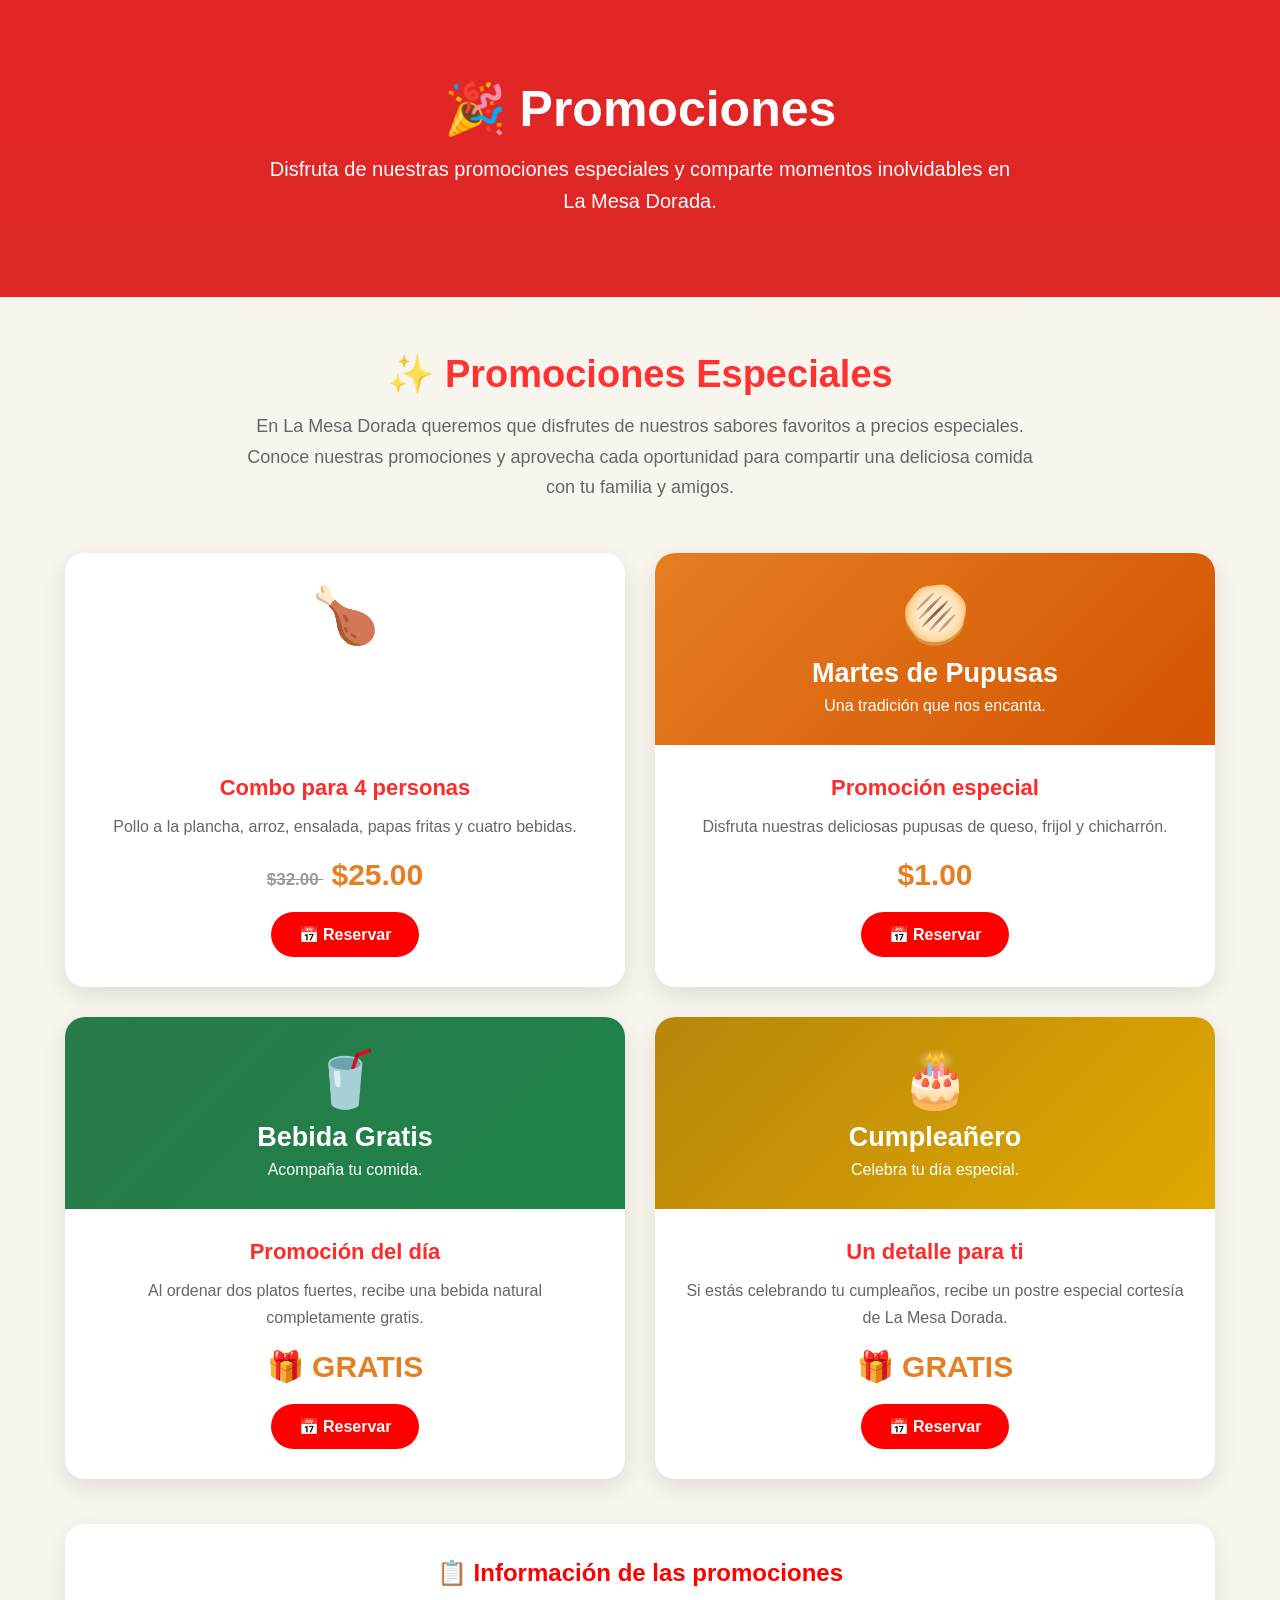
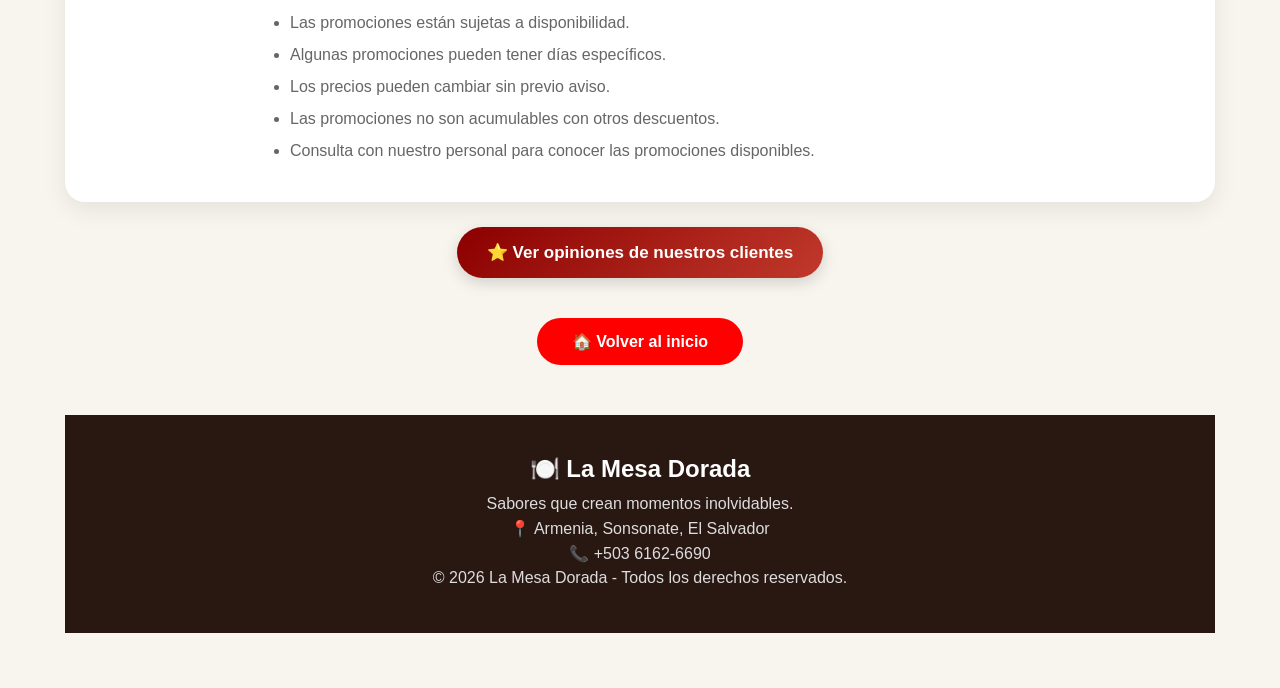
<file: templates/promociones.html>
<!DOCTYPE html>
<html lang="es">

<head>

    <meta charset="UTF-8">
    <meta name="viewport" content="width=device-width, initial-scale=1.0">

    <title>Promociones | La Mesa Dorada</title>

    <style>

        * {
            margin: 0;
            padding: 0;
            box-sizing: border-box;
        }

        body {
            font-family: Arial, Helvetica, sans-serif;
            background: #f8f4ee;
            color: #333;
        }

        /* ===== ENCABEZADO ===== */

        header {
            background:
                linear-gradient(
                    rgba(224, 9, 9, 0.88),
                    rgba(216, 11, 11, 0.88)
                );

            color: white;
            text-align: center;
            padding: 80px 20px;
        }

        header h1 {
            font-size: 50px;
            margin-bottom: 15px;
        }

        header p {
            font-size: 20px;
            max-width: 750px;
            margin: auto;
            line-height: 1.6;
        }


        /* ===== CONTENEDOR ===== */

        .contenedor {
            width: 90%;
            max-width: 1150px;
            margin: 55px auto;
        }


        /* ===== INTRODUCCIÓN ===== */

        .introduccion {
            text-align: center;
            margin-bottom: 50px;
        }

        .introduccion h2 {
            color: #ff0000cb;
            font-size: 38px;
            margin-bottom: 15px;
        }

        .introduccion p {
            max-width: 800px;
            margin: auto;
            color: #666;
            font-size: 18px;
            line-height: 1.7;
        }


        /* ===== PROMOCIONES ===== */

        .promociones {
            display: grid;
            grid-template-columns: repeat(2, 1fr);
            gap: 30px;
        }


        .promocion {
            background: white;
            border-radius: 20px;
            overflow: hidden;

            box-shadow:
                0 8px 25px rgba(0,0,0,0.10);

            transition: 0.3s;
        }

        .promocion:hover {
            transform: translateY(-8px);

            box-shadow:
                0 15px 30px rgba(0,0,0,0.15);
        }


        /* PARTE SUPERIOR */

        .parte-superior {
            padding: 30px;
            text-align: center;
            color: white;
        }

        .rojo {
            background: linear-gradient(
                135deg,
                #ff0000d7
                
            );
        }

        .naranja {
            background: linear-gradient(
                135deg,
                #e67e22,
                #d35400
            );
        }

        .verde {
            background: linear-gradient(
                135deg,
                #287a4a,
                #1e8449
            );
        }

        .dorado {
            background: linear-gradient(
                135deg,
                #b8860b,
                #e0a800
            );
        }


        .icono {
            font-size: 55px;
            margin-bottom: 10px;
        }

        .parte-superior h3 {
            font-size: 27px;
            margin-bottom: 8px;
        }


        /* CONTENIDO */

        .contenido {
            padding: 30px;
            text-align: center;
        }

        .contenido h4 {
            color: #ff0000d5;
            font-size: 22px;
            margin-bottom: 12px;
        }

        .contenido p {
            color: #666;
            line-height: 1.7;
            margin-bottom: 18px;
        }


        /* PRECIO */

        .precio {
            font-size: 30px;
            color: #e67e22;
            font-weight: bold;
            margin-bottom: 20px;
        }

        .precio-anterior {
            color: #999;
            text-decoration: line-through;
            font-size: 17px;
            margin-right: 8px;
        }


        /* BOTÓN */

        .boton {
            display: inline-block;

            padding: 13px 28px;

            background: #ff0000;

            color: white;

            text-decoration: none;

            border-radius: 30px;

            font-weight: bold;

            transition: 0.3s;
        }

        .boton:hover {
            background: #e67e22;
            transform: scale(1.05);
        }


        /* ===== CONDICIONES ===== */

        .condiciones {
            background: white;

            margin-top: 45px;

            padding: 35px;

            border-radius: 20px;

            box-shadow:
                0 8px 25px rgba(0,0,0,0.08);
        }

        .condiciones h2 {
            text-align: center;
            color: #ff0000;
            margin-bottom: 20px;
        }

        .condiciones ul {
            max-width: 700px;
            margin: auto;
            line-height: 2;
            color: #666;
        }


        /* ===== VOLVER ===== */

        .volver {
            display: block;

            width: fit-content;

            margin: 40px auto;

            padding: 14px 35px;

            background: #ff0000;

            color: white;

            text-decoration: none;

            border-radius: 30px;

            font-weight: bold;

            transition: 0.3s;
        }

        .volver:hover {
            background: #e67e22;
            transform: scale(1.05);
        }


        /* ===== FOOTER ===== */

        footer {
            background: #291712;
            color: white;
            text-align: center;
            padding: 40px 20px;
            margin-top: 50px;
        }

        footer h2 {
            margin-bottom: 12px;
        }

        footer p {
            color: #ddd;
            margin: 6px;
        }


        /* ===== CELULAR ===== */

        @media (max-width: 800px) {

            header h1 {
                font-size: 38px;
            }

            .promociones {
                grid-template-columns: 1fr;
            }

        }

        .boton-testimonios {
    display: inline-block;
    margin-top: 25px;
    padding: 15px 30px;

    background: linear-gradient(135deg, #8B0000, #c0392b);

    color: white;
    text-decoration: none;

    border-radius: 30px;

    font-size: 17px;
    font-weight: bold;

    transition: 0.3s;

    box-shadow: 0 5px 15px rgba(0,0,0,0.15);
}

.boton-testimonios:hover {
    transform: translateY(-4px);

    background: linear-gradient(135deg, #c0392b, #e67e22);

    box-shadow: 0 8px 20px rgba(0,0,0,0.25);
}
    </style>

</head>


<body>


<!-- ===== ENCABEZADO ===== -->

<header>

    <h1>🎉 Promociones</h1>

    <p>
        Disfruta de nuestras promociones especiales
        y comparte momentos inolvidables en
        La Mesa Dorada.
    </p>

</header>



<div class="contenedor">


    <!-- ===== INTRODUCCIÓN ===== -->

    <section class="introduccion">

        <h2>✨ Promociones Especiales</h2>

        <p>

            En La Mesa Dorada queremos que disfrutes
            de nuestros sabores favoritos a precios
            especiales. Conoce nuestras promociones
            y aprovecha cada oportunidad para compartir
            una deliciosa comida con tu familia y amigos.

        </p>

    </section>



    <!-- ===== TARJETAS ===== -->

    <section class="promociones">


        <!-- PROMOCIÓN 1 -->

        <div class="promocion">

            <div class="parte-superior rojo">

                <div class="icono">🍗</div>

                <h3>Combo Familiar</h3>

                <p>
                    ¡Perfecto para compartir!
                </p>

            </div>


            <div class="contenido">

                <h4>Combo para 4 personas</h4>

                <p>

                    Pollo a la plancha, arroz,
                    ensalada, papas fritas y
                    cuatro bebidas.

                </p>

                <div class="precio">

                    <span class="precio-anterior">
                        $32.00
                    </span>

                    $25.00

                </div>

               <a href="/#Reservaciones" class="boton">
                📅 Reservar
                </a>
            </div>

        </div>



        <!-- PROMOCIÓN 2 -->

        <div class="promocion">

            <div class="parte-superior naranja">

                <div class="icono">🫓</div>

                <h3>Martes de Pupusas</h3>

                <p>
                    Una tradición que nos encanta.
                </p>

            </div>


            <div class="contenido">

                <h4>Promoción especial</h4>

                <p>

                    Disfruta nuestras deliciosas
                    pupusas de queso, frijol y
                    chicharrón.

                </p>

                <div class="precio">

                    $1.00

                </div>

                 <a href="/#Reservaciones" class="boton">
                📅 Reservar
                </a>

            </div>

        </div>



        <!-- PROMOCIÓN 3 -->

        <div class="promocion">

            <div class="parte-superior verde">

                <div class="icono">🥤</div>

                <h3>Bebida Gratis</h3>

                <p>
                    Acompaña tu comida.
                </p>

            </div>


            <div class="contenido">

                <h4>Promoción del día</h4>

                <p>

                    Al ordenar dos platos fuertes,
                    recibe una bebida natural
                    completamente gratis.

                </p>

                <div class="precio">

                    🎁 GRATIS

                </div>

                 <a href="/#Reservaciones" class="boton">
                📅 Reservar
                </a>

            </div>

        </div>



        <!-- PROMOCIÓN 4 -->

        <div class="promocion">

            <div class="parte-superior dorado">

                <div class="icono">🎂</div>

                <h3>Cumpleañero</h3>

                <p>
                    Celebra tu día especial.
                </p>

            </div>


            <div class="contenido">

                <h4>Un detalle para ti</h4>

                <p>

                    Si estás celebrando tu cumpleaños,
                    recibe un postre especial
                    cortesía de La Mesa Dorada.

                </p>

                <div class="precio">

                    🎁 GRATIS

                </div>

                <a href="/#Reservaciones" class="boton">
                📅 Reservar
                </a>
                

            </div>




        </div>


    </section>



    <!-- ===== CONDICIONES ===== -->

    <section class="condiciones">

        <h2>📋 Información de las promociones</h2>

        <ul>

            <li>
                Las promociones están sujetas a disponibilidad.
            </li>

            <li>
                Algunas promociones pueden tener días específicos.
            </li>

            <li>
                Los precios pueden cambiar sin previo aviso.
            </li>

            <li>
                Las promociones no son acumulables con otros descuentos.
            </li>

            <li>
                Consulta con nuestro personal para conocer
                las promociones disponibles.
            </li>

        </ul>

    </section>

<div style="text-align: center;">

    <a href="/testimonios" class="boton-testimonios">
        ⭐ Ver opiniones de nuestros clientes
    </a>

    <!-- ===== BOTÓN ===== -->

    <a href="/" class="volver">

        🏠 Volver al inicio

    </a>


</div>



<!-- ===== FOOTER ===== -->

<footer>

    <h2>🍽️ La Mesa Dorada</h2>

    <p>
        Sabores que crean momentos inolvidables.
    </p>

    <p>
        📍 Armenia, Sonsonate, El Salvador
    </p>

    <p>
        📞 +503 6162-6690
    </p>

    <p>
        © 2026 La Mesa Dorada - Todos los derechos reservados.
    </p>

</footer>


</body>

</html>
</file>
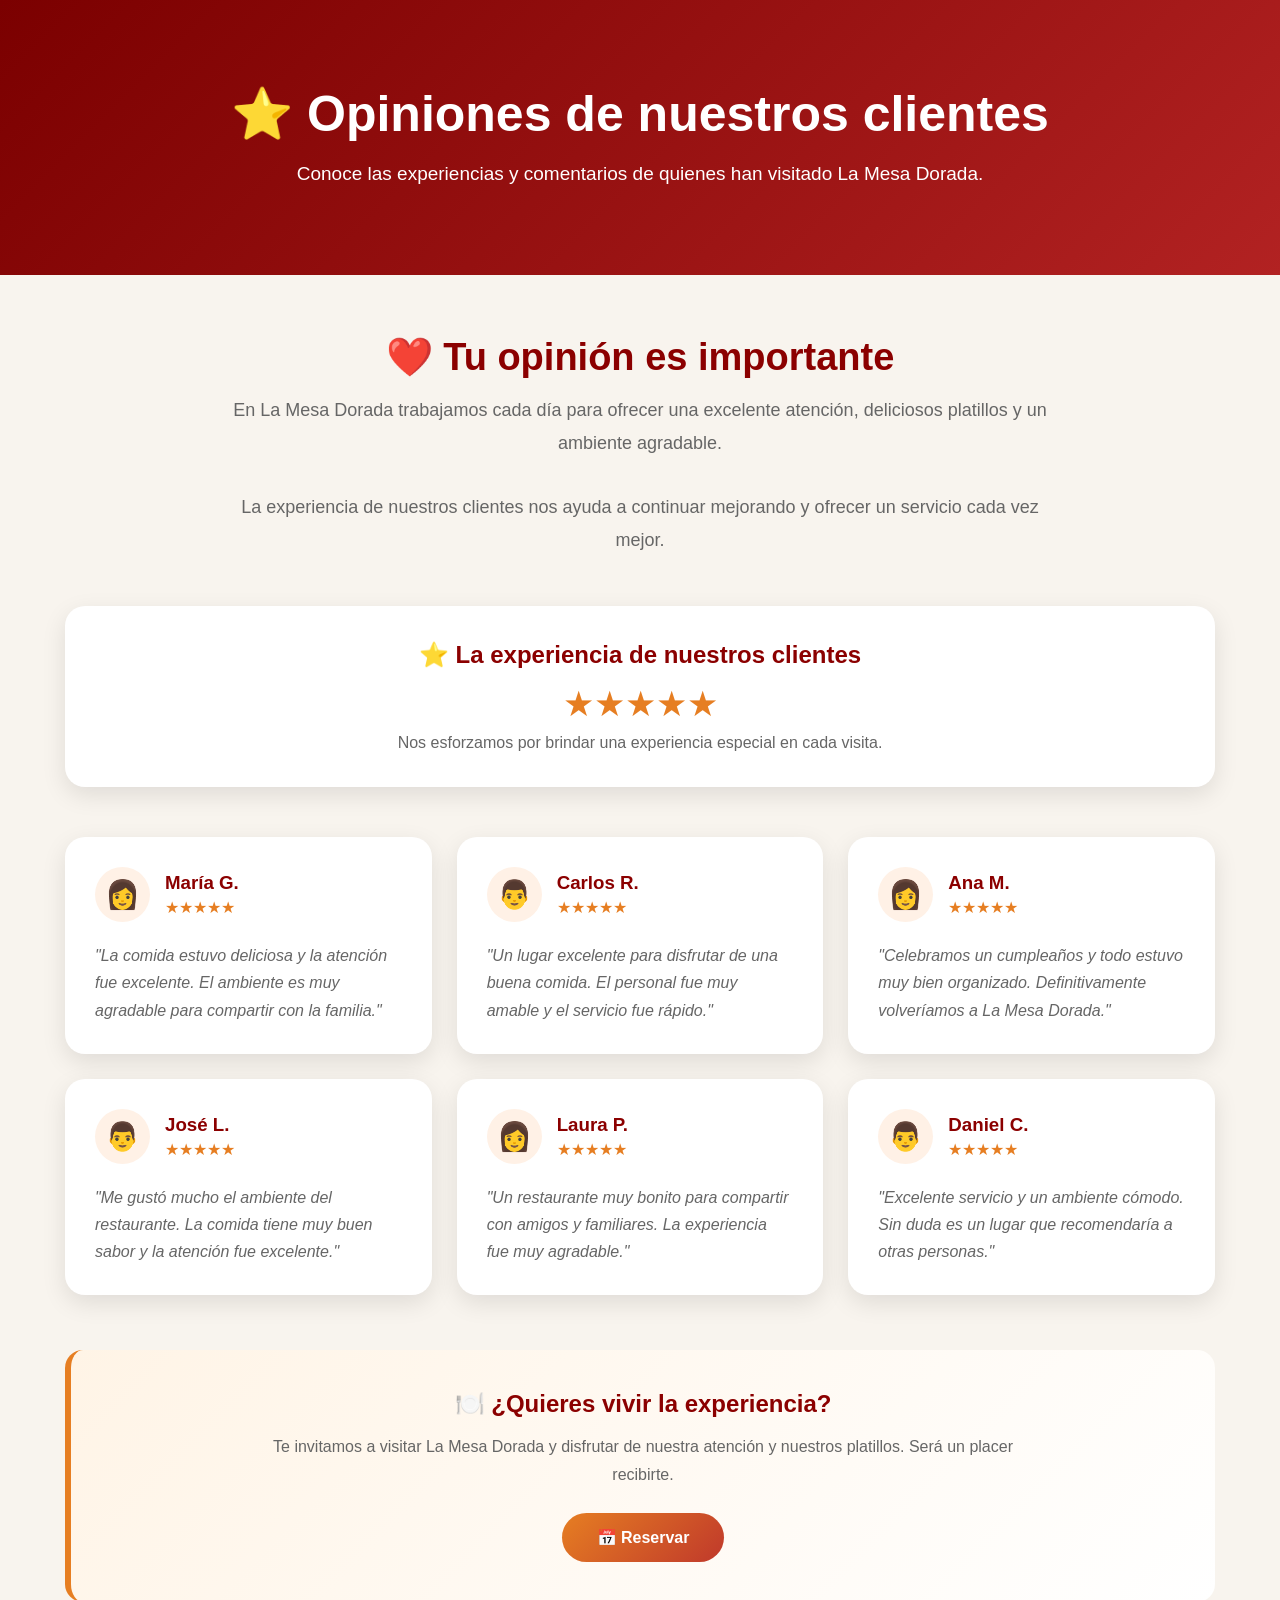
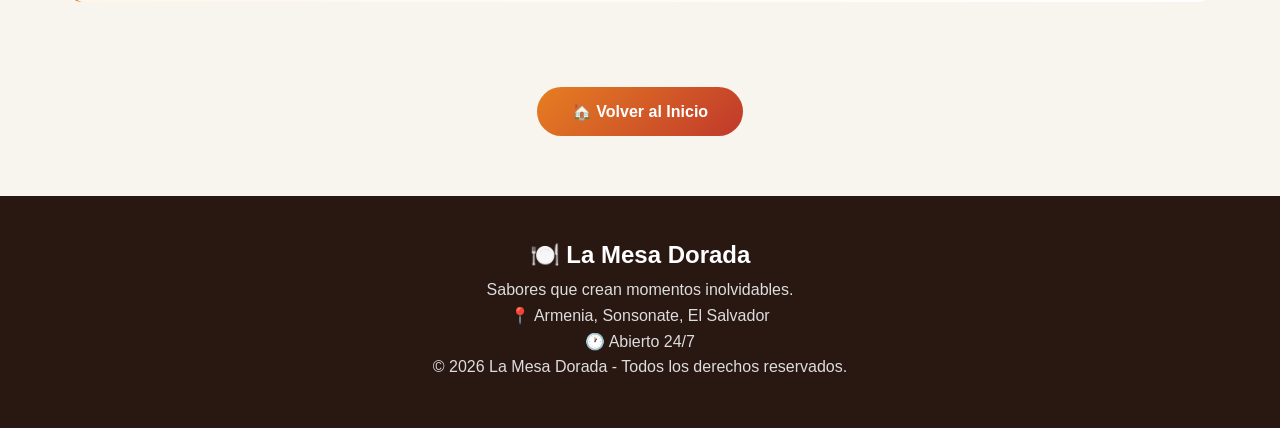
<file: templates/testimonios.html>
<!DOCTYPE html>
<html lang="es">

<head>

    <meta charset="UTF-8">
    <meta name="viewport" content="width=device-width, initial-scale=1.0">

    <title>Opiniones | La Mesa Dorada</title>

    <style>

        * {
            margin: 0;
            padding: 0;
            box-sizing: border-box;
        }

        html {
            scroll-behavior: smooth;
        }

        body {
            font-family: Arial, Helvetica, sans-serif;
            background: #f8f4ee;
            color: #333;
        }


        /* ===== ENCABEZADO ===== */

        header {
            background:
                linear-gradient(
                    135deg,
                    #7b0000,
                    #b22222
                );

            color: white;
            text-align: center;
            padding: 85px 20px;
        }

        header h1 {
            font-size: 50px;
            margin-bottom: 15px;
        }

        header p {
            max-width: 800px;
            margin: auto;
            font-size: 19px;
            line-height: 1.7;
        }


        /* ===== CONTENEDOR ===== */

        .contenedor {
            width: 90%;
            max-width: 1150px;
            margin: 60px auto;
        }


        /* ===== INTRODUCCIÓN ===== */

        .introduccion {
            text-align: center;
            margin-bottom: 50px;
        }

        .introduccion h2 {
            color: #8B0000;
            font-size: 38px;
            margin-bottom: 15px;
        }

        .introduccion p {
            max-width: 850px;
            margin: auto;
            color: #666;
            font-size: 18px;
            line-height: 1.8;
        }


        /* ===== RESUMEN ===== */

        .resumen {
            background: white;
            padding: 35px;
            border-radius: 20px;

            text-align: center;

            box-shadow:
                0 8px 25px rgba(0,0,0,0.10);

            margin-bottom: 50px;
        }

        .resumen h2 {
            color: #8B0000;
            margin-bottom: 15px;
        }

        .estrellas {
            font-size: 35px;
            color: #e67e22;
            margin-bottom: 10px;
        }

        .resumen p {
            color: #666;
        }


        /* ===== TESTIMONIOS ===== */

        .testimonios {
            display: grid;
            grid-template-columns: repeat(3, 1fr);
            gap: 25px;
        }

        .testimonio {
            background: white;

            padding: 30px;

            border-radius: 20px;

            box-shadow:
                0 8px 25px rgba(0,0,0,0.10);

            transition: 0.3s;
        }

        .testimonio:hover {
            transform: translateY(-8px);
        }

        .cliente {
            display: flex;
            align-items: center;
            gap: 15px;

            margin-bottom: 20px;
        }

        .avatar {
            width: 55px;
            height: 55px;

            display: flex;
            align-items: center;
            justify-content: center;

            border-radius: 50%;

            background: #fff1e6;

            font-size: 28px;
        }

        .cliente h3 {
            color: #8B0000;
            margin-bottom: 4px;
        }

        .calificacion {
            color: #e67e22;
        }

        .testimonio p {
            color: #666;
            line-height: 1.7;
            font-style: italic;
        }


        /* ===== SECCIÓN FINAL ===== */

        .final {
            margin-top: 55px;

            background:
                linear-gradient(
                    135deg,
                    #fff4e6,
                    #ffffff
                );

            border-left: 6px solid #e67e22;

            padding: 40px;

            text-align: center;

            border-radius: 18px;
        }

        .final h2 {
            color: #8B0000;
            margin-bottom: 15px;
        }

        .final p {
            max-width: 750px;
            margin: auto;
            color: #666;
            line-height: 1.7;
        }


        /* ===== BOTÓN ===== */

        .boton {
            display: inline-block;

            margin-top: 25px;

            padding: 15px 35px;

            background:
                linear-gradient(
                    135deg,
                    #e67e22,
                    #c0392b
                );

            color: white;

            text-decoration: none;

            border-radius: 30px;

            font-weight: bold;

            transition: 0.3s;
        }

        .boton:hover {
            transform: translateY(-4px);

            box-shadow:
                0 8px 20px rgba(192,57,43,0.3);
        }


        /* ===== FOOTER ===== */

        footer {
            background: #291712;

            color: white;

            text-align: center;

            padding: 45px 20px;

            margin-top: 60px;
        }

        footer h2 {
            margin-bottom: 12px;
        }

        footer p {
            color: #ddd;
            margin: 7px;
        }


        /* ===== CELULAR ===== */

        @media (max-width: 850px) {

            header h1 {
                font-size: 38px;
            }

            .testimonios {
                grid-template-columns: 1fr;
            }

        }

    </style>

</head>


<body>


<!-- ===== ENCABEZADO ===== -->

<header>

    <h1>⭐ Opiniones de nuestros clientes</h1>

    <p>

        Conoce las experiencias y comentarios de
        quienes han visitado La Mesa Dorada.

    </p>

</header>



<div class="contenedor">


    <!-- ===== INTRODUCCIÓN ===== -->

    <section class="introduccion">

        <h2>
            ❤️ Tu opinión es importante
        </h2>

        <p>

            En La Mesa Dorada trabajamos cada día para
            ofrecer una excelente atención, deliciosos
            platillos y un ambiente agradable.

            <br><br>

            La experiencia de nuestros clientes nos ayuda
            a continuar mejorando y ofrecer un servicio
            cada vez mejor.

        </p>

    </section>



    <!-- ===== RESUMEN ===== -->

    <section class="resumen">

        <h2>
            ⭐ La experiencia de nuestros clientes
        </h2>

        <div class="estrellas">
            ★★★★★
        </div>

        <p>
            Nos esforzamos por brindar una experiencia
            especial en cada visita.
        </p>

    </section>



    <!-- ===== TESTIMONIOS ===== -->

    <section class="testimonios">


        <div class="testimonio">

            <div class="cliente">

                <div class="avatar">
                    👩
                </div>

                <div>

                    <h3>
                        María G.
                    </h3>

                    <div class="calificacion">
                        ★★★★★
                    </div>

                </div>

            </div>

            <p>

                "La comida estuvo deliciosa y la atención
                fue excelente. El ambiente es muy agradable
                para compartir con la familia."

            </p>

        </div>



        <div class="testimonio">

            <div class="cliente">

                <div class="avatar">
                    👨
                </div>

                <div>

                    <h3>
                        Carlos R.
                    </h3>

                    <div class="calificacion">
                        ★★★★★
                    </div>

                </div>

            </div>

            <p>

                "Un lugar excelente para disfrutar de una
                buena comida. El personal fue muy amable
                y el servicio fue rápido."

            </p>

        </div>



        <div class="testimonio">

            <div class="cliente">

                <div class="avatar">
                    👩
                </div>

                <div>

                    <h3>
                        Ana M.
                    </h3>

                    <div class="calificacion">
                        ★★★★★
                    </div>

                </div>

            </div>

            <p>

                "Celebramos un cumpleaños y todo estuvo
                muy bien organizado. Definitivamente
                volveríamos a La Mesa Dorada."

            </p>

        </div>



        <div class="testimonio">

            <div class="cliente">

                <div class="avatar">
                    👨
                </div>

                <div>

                    <h3>
                        José L.
                    </h3>

                    <div class="calificacion">
                        ★★★★★
                    </div>

                </div>

            </div>

            <p>

                "Me gustó mucho el ambiente del restaurante.
                La comida tiene muy buen sabor y la atención
                fue excelente."

            </p>

        </div>



        <div class="testimonio">

            <div class="cliente">

                <div class="avatar">
                    👩
                </div>

                <div>

                    <h3>
                        Laura P.
                    </h3>

                    <div class="calificacion">
                        ★★★★★
                    </div>

                </div>

            </div>

            <p>

                "Un restaurante muy bonito para compartir
                con amigos y familiares. La experiencia
                fue muy agradable."

            </p>

        </div>



        <div class="testimonio">

            <div class="cliente">

                <div class="avatar">
                    👨
                </div>

                <div>

                    <h3>
                        Daniel C.
                    </h3>

                    <div class="calificacion">
                        ★★★★★
                    </div>

                </div>

            </div>

            <p>

                "Excelente servicio y un ambiente cómodo.
                Sin duda es un lugar que recomendaría
                a otras personas."

            </p>

        </div>


    </section>



    <!-- ===== MENSAJE FINAL ===== -->

    <section class="final">

        <h2>
            🍽️ ¿Quieres vivir la experiencia?
        </h2>

        <p>

            Te invitamos a visitar La Mesa Dorada y
            disfrutar de nuestra atención y nuestros
            platillos. Será un placer recibirte.

        </p>


            <a href="/#Reservaciones" class="boton">
                📅 Reservar
                </a>

    </section>


</div>

 <div style="text-align: center;">

            <a href="/" class="boton">
                🏠 Volver al Inicio
            </a>

        

            

        </div>

<!-- ===== FOOTER ===== -->

<footer>

    <h2>
        🍽️ La Mesa Dorada
    </h2>

    <p>
        Sabores que crean momentos inolvidables.
    </p>

    <p>
        📍 Armenia, Sonsonate, El Salvador
    </p>

    <p>
        🕐 Abierto 24/7
    </p>

    <p>
        © 2026 La Mesa Dorada - Todos los derechos reservados.
    </p>

</footer>


</body>

</html>
</file>
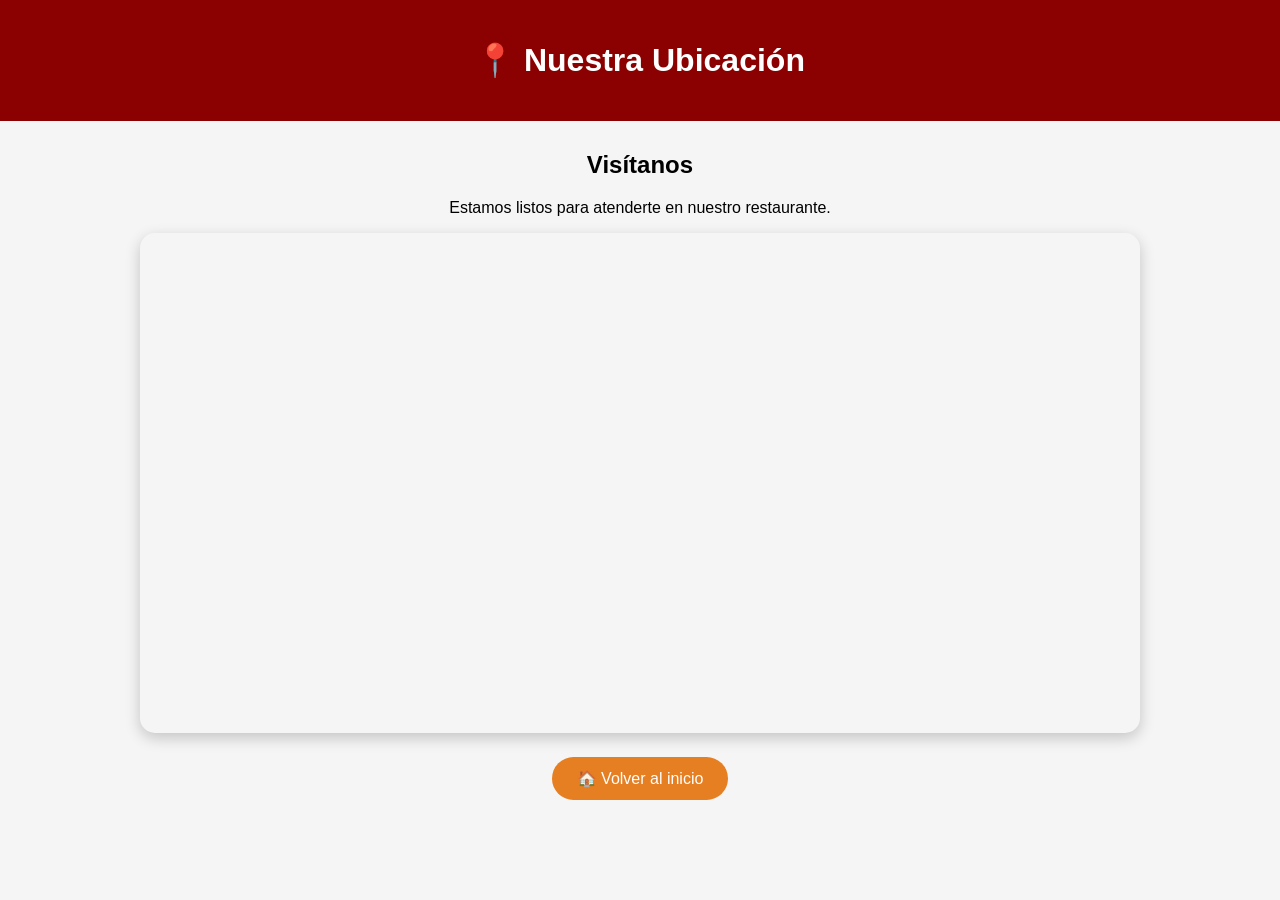
<file: templates/Ubicacion.html>
<!DOCTYPE html>
<html lang="es">
<head>
    <meta charset="UTF-8">
    <meta name="viewport" content="width=device-width, initial-scale=1.0">
    <title>Ubicación - Restaurante</title>

    <style>
        body{
            font-family: Arial, sans-serif;
            background: #f5f5f5;
            text-align: center;
            margin: 0;
        }

        header{
            background: #8B0000;
            color: white;
            padding: 20px;
        }

        .contenedor{
            width: 90%;
            max-width: 1000px;
            margin: 30px auto;
        }

        iframe{
            width: 100%;
            height: 500px;
            border: none;
            border-radius: 15px;
            box-shadow: 0 5px 15px rgba(0,0,0,.2);
        }

        .btn{
            display: inline-block;
            margin-top: 20px;
            padding: 12px 25px;
            background: #e67e22;
            color: white;
            text-decoration: none;
            border-radius: 25px;
        }
    </style>
</head>
<body>

    <header>
        <h1>📍 Nuestra Ubicación</h1>
    </header>

    <div class="contenedor">

        <h2>Visítanos</h2>

        <p>
            Estamos listos para atenderte en nuestro restaurante.
        </p>

        <!-- MAPA -->
<iframe src="https://www.google.com/maps/embed?pb=!1m18!1m12!1m3!1d3022.698191728948!2d-89.49620460505888!3d13.747916145783778!2m3!1f0!2f0!3f0!3m2!1i1024!2i768!4f13.1!3m3!1m2!1s0x8f62da6ba47be677%3A0xc214876d24f20dbd!2sInstituto%20Nacional%20de%20Armenia%2010585!5e1!3m2!1ses-419!2ssv!4v1786853829900!5m2!1ses-419!2ssv" width="600" height="450" style="border:0;" allowfullscreen="" loading="lazy" referrerpolicy="strict-origin-when-cross-origin"></iframe>

        <br>

        <a href="/" class="btn">🏠 Volver al inicio</a>

    </div>

</body>
</html>
</file>
